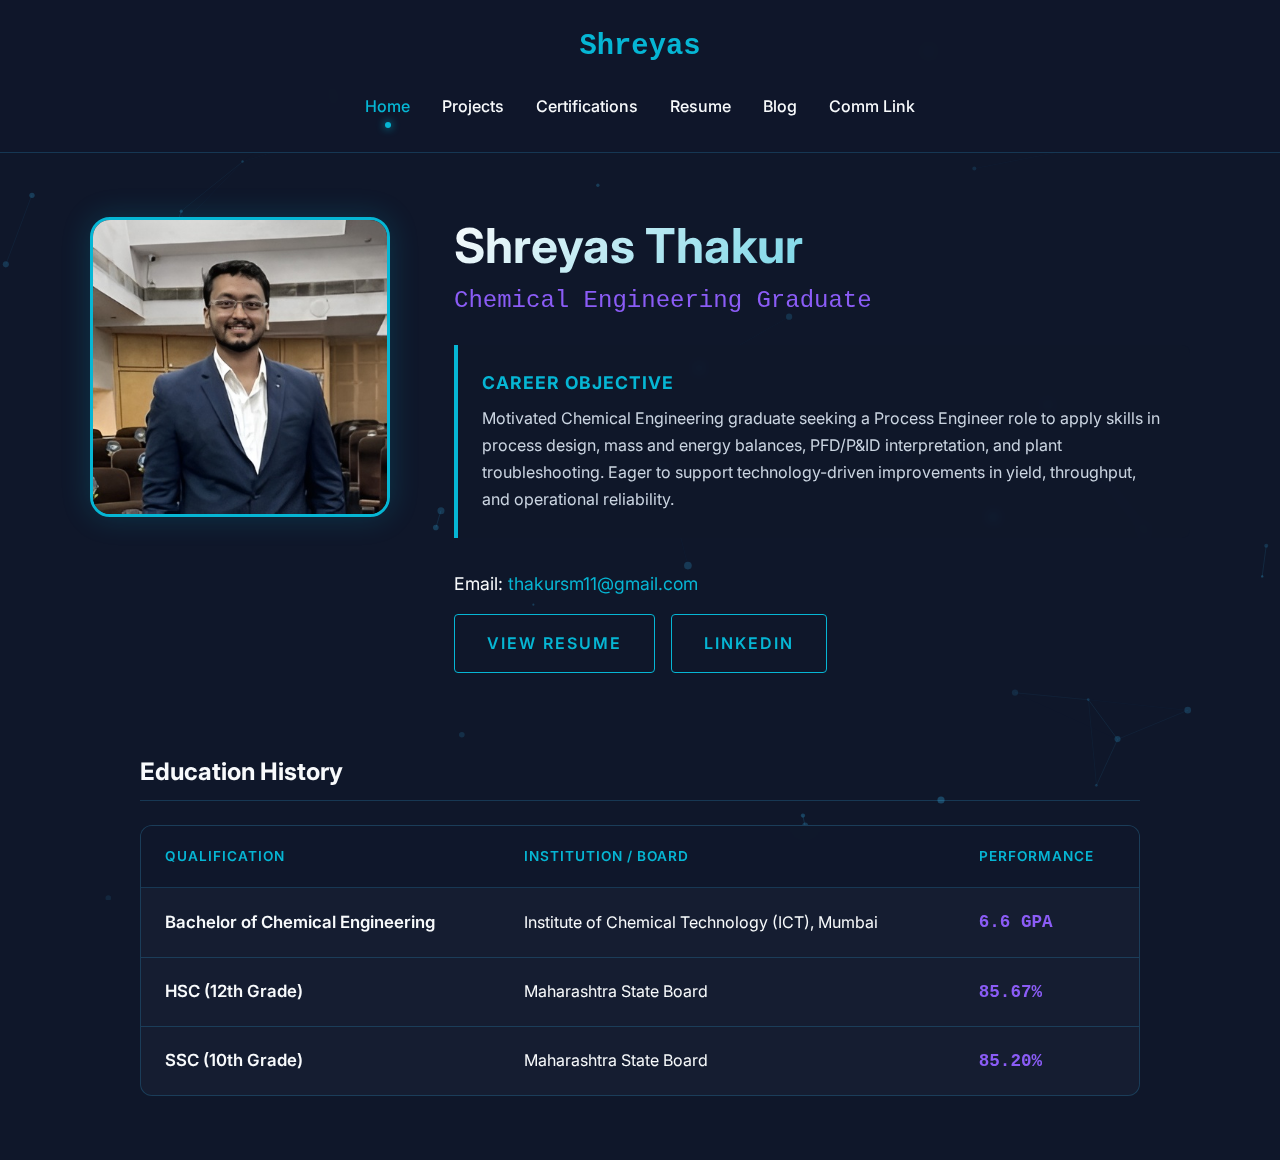
<file: index.html>
<!DOCTYPE html>
<html lang="en">

<head>
    <meta charset="UTF-8">
    <meta name="viewport" content="width=device-width, initial-scale=1.0">
    <title>Shreyas Thakur | Portfolio</title>
    <link rel="stylesheet" href="style.css">
    <link rel="preconnect" href="https://fonts.googleapis.com">
    <link rel="preconnect" href="https://fonts.gstatic.com" crossorigin>
    <link href="https://fonts.googleapis.com/css2?family=Inter:wght@400;500;700&display=swap" rel="stylesheet">
</head>

<body>
    <nav>
        <a href="index.html" class="logo">Shreyas</a>
        <div class="nav-links">
            <a href="#" data-target="home" class="nav-btn active">Home</a>
            <a href="#" data-target="projects" class="nav-btn">Projects</a>
            <a href="#" data-target="certificates" class="nav-btn">Certifications</a>
            <a href="#" data-target="resume" class="nav-btn">Resume</a>
            <a href="#" data-target="blog" class="nav-btn">Blog</a>
            <a href="contact.html">Comm Link</a>
        </div>
    </nav>

    <main>
        <section id="home" class="hero">
            <div class="hero-container">
                <div class="hero-image">
                    <!-- User to replace src with actual image -->
                    <img src="assets/img/profile.jpg" alt="Shreyas Thakur"
                        onerror="this.src='https://via.placeholder.com/300x300?text=Profile+Photo'">
                </div>
                <div class="hero-text">
                    <h1>Shreyas Thakur</h1>
                    <h2 class="professional-title">Chemical Engineering Graduate</h2>

                    <div class="career-aim">
                        <h3>Career Objective</h3>
                        <p>
                            Motivated Chemical Engineering graduate seeking a Process Engineer role to apply skills in
                            process design, mass and energy balances, PFD/P&ID interpretation, and plant
                            troubleshooting.
                            Eager to support technology-driven improvements in yield, throughput, and operational
                            reliability.
                        </p>
                    </div>

                    <div class="contact-info">
                        <p class="email-line">Email: <a href="mailto:thakursm11@gmail.com">thakursm11@gmail.com</a></p>
                        <div class="cta-group">
                            <a href="#resume" class="cta-button primary">View Resume</a>
                            <a href="https://www.linkedin.com/in/shreyas-thakur-771154228/" target="_blank"
                                class="cta-button secondary">LinkedIn</a>
                        </div>
                    </div>
                </div>
            </div>

            <div class="education-section">
                <h3 class="section-heading">Education History</h3>
                <div class="education-table-wrapper">
                    <table class="education-table">
                        <thead>
                            <tr>
                                <th>qualification</th>
                                <th>Institution / Board</th>
                                <th>Performance</th>
                            </tr>
                        </thead>
                        <tbody>
                            <tr>
                                <td class="degree">Bachelor of Chemical Engineering</td>
                                <td>Institute of Chemical Technology (ICT), Mumbai</td>
                                <td class="score">6.6 GPA</td>
                            </tr>
                            <tr>
                                <td class="degree">HSC (12th Grade)</td>
                                <td>Maharashtra State Board</td>
                                <td class="score">85.67%</td>
                            </tr>
                            <tr>
                                <td class="degree">SSC (10th Grade)</td>
                                <td>Maharashtra State Board</td>
                                <td class="score">85.20%</td>
                            </tr>
                        </tbody>
                    </table>
                </div>
            </div>
        </section>

        <!-- Projects Section -->
        <section id="projects" class="section">
            <h2 class="section-title">Engineering Projects</h2>
            <div class="project-grid">
                <div class="card project-card">
                    <h3>Double Pipe Heat Exchanger Design</h3>
                    <p>
                        Comprehensive iterative design tool for DPHX calculation.
                        Features include heat duty analysis, LMTD calculation,
                        area optimization, and pressure drop verification.
                    </p>
                    <div class="tech-stack">
                        <span>JavaScript</span><span>Process Design</span><span>Numerical Methods</span>
                    </div>
                    <a href="projects/dphx/index.html" class="cta-button secondary small">Launch Tool</a>
                </div>
                <div class="card project-card">
                    <h3>Shell & Tube Heat Exchanger Design</h3>
                    <p>
                        Rigorous design tool using the Kern Method. Features detailed shell-side analysis, baffle cut
                        optimization, and fluid allocation.
                    </p>
                    <div class="tech-stack">
                        <span>JavaScript</span><span>Kern Method</span><span>Unit Operations</span>
                    </div>
                    <a href="projects/sthx/index.html" class="cta-button secondary small">Launch Tool</a>
                </div>
                <div class="card project-card">
                    <h3>Distillation Tower Design</h3>
                    <p>
                        Binary fractionation design using McCabe-Thiele method.
                        Features interactive VLE graphing, stage-by-stage analysis,
                        and mechanical sizing.
                    </p>
                    <div class="tech-stack">
                        <span>JavaScript</span><span>Chart.js</span><span>Mass Transfer</span>
                    </div>
                    <a href="projects/distillation/index.html" class="cta-button secondary small">Launch Tool</a>
                </div>
                <div class="card project-card">
                    <h3>Multicomponent Distillation (FUG)</h3>
                    <p>
                        Shortcut design for complex mixtures using Fenske-Underwood-Gilliland method.
                        Calculates Min Stages, Rmin, and Feed Location for multi-component feeds.
                    </p>
                    <div class="tech-stack">
                        <span>JavaScript</span><span>FUG Method</span><span>Simulation</span>
                    </div>
                    <a href="projects/fug/index.html" class="cta-button secondary small">Launch Tool</a>
                </div>
                <div class="card project-card" style="border: 1px solid var(--secondary-color);">
                    <div
                        style="position:absolute; top:10px; right:10px; background:var(--secondary-color); color:#000; padding:2px 8px; border-radius:10px; font-size:0.7rem; font-weight:bold;">
                        AI Powered</div>
                    <h3>Smart PFD Generator</h3>
                    <p>
                        A generative AI tool that converts text descriptions into professional Process Flow Diagrams.
                        Input "Design an Ammonia Plant" and watch it build the flowchart.
                    </p>
                    <div class="tech-stack">
                        <span>Generative Logic</span><span>NLP Parsers</span><span>Mermaid.js</span>
                    </div>
                    <a href="projects/pfd/index.html" class="cta-button secondary small">Launch (Beta)</a>
                </div>
                <div class="card project-card" style="border: 1px solid #ef4444;">
                    <div
                        style="position:absolute; top:10px; right:10px; background:#ef4444; color:#fff; padding:2px 8px; border-radius:10px; font-size:0.7rem; font-weight:bold;">
                        Safety</div>
                    <h3>AI HAZOP Assistant</h3>
                    <p>
                        Automated Process Hazard Analysis (PHA) tool.
                        Generates deviations, causes, consequences, and safeguards based on nodes extracted from text.
                    </p>
                    <div class="tech-stack">
                        <span>Process Safety</span><span>Risk Analysis</span><span>Expert System</span>
                    </div>
                    <a href="projects/hazop/index.html" class="cta-button secondary small">Run Study</a>
                </div>
                <div class="card project-card">
                    <div
                        style="position:absolute; top:10px; right:10px; background:var(--primary-color); color:#000; padding:2px 8px; border-radius:10px; font-size:0.7rem; font-weight:bold;">
                        Reliability</div>
                    <h3>Predictive Maintenance AI</h3>
                    <p>
                        Condition monitoring dashboard for Pumps & Exchangers.
                        Uses time-series regression to forecast fouling and detect pump cavitation anomalies.
                    </p>
                    <div class="tech-stack">
                        <span>Time-Series</span><span>Forecasting</span><span>Chart.js</span>
                    </div>
                    <a href="projects/maintenance/index.html" class="cta-button secondary small">Launch Dashboard</a>
                </div>
                <div class="card project-card">
                    <div
                        style="position:absolute; top:10px; right:10px; background:#f59e0b; color:#000; padding:2px 8px; border-radius:10px; font-size:0.7rem; font-weight:bold;">
                        Mechanical</div>
                    <h3>Pressure Vessel Design AI</h3>
                    <p>
                        ASME Section VIII Div 1 Design Engine.
                        Automates sizing of shells and heads, estimates weight, and validates code compliance.
                    </p>
                    <div class="tech-stack">
                        <span>ASME Codes</span><span>Static Equipment</span><span>Cost Est.</span>
                    </div>
                    <a href="projects/mechanical/index.html" class="cta-button secondary small">Launch Engine</a>
                </div>
                <div class="card project-card">
                    <div
                        style="position:absolute; top:10px; right:10px; background:#8b5cf6; color:#fff; padding:2px 8px; border-radius:10px; font-size:0.7rem; font-weight:bold;">
                        Reaction Eng</div>
                    <h3>Reactor Design AI</h3>
                    <p>
                        Design engine for CSTR & PFR reactors.
                        Models Arrhenius kinetics, solves design equations numerically, and visualizes conversion
                        profiles using RK4 integration.
                    </p>
                    <div class="tech-stack">
                        <span>Kinetics</span><span>ODE Solver</span><span>Process Design</span>
                    </div>
                    <a href="projects/reactor/index.html" class="cta-button secondary small">Simulate</a>
                </div>
            </div>
        </section>

        <!-- Certificates / Experience Section -->
        <section id="certificates" class="section">
            <h2 class="section-title">Certifications & Training</h2>
            <div class="certificate-grid">
                <!-- Certificate 1 (Training) -->
                <div class="certificate-card card">
                    <div class="cert-icon">🏭</div>
                    <h3>In-Plant Trainee</h3>
                    <p class="issuer">Epigral Ltd., Dahej, Gujarat</p>
                    <span class="cert-date">Jun 2024 – Aug 2024</span>
                    <p style="font-size: 0.9rem; color: #cbd5e1; margin-top: 1rem;">
                        • Analyzed catalyst selectivity in H₂O₂ unit.<br>
                        • Investigated burner failures in HCl units.<br>
                        • Moisture-reduction study in ECH unit.
                    </p>
                    <div class="pdf-container">
                        <embed src="assets/doc/Internship.pdf" type="application/pdf" width="100%" height="250px" />
                    </div>
                </div>
                <!-- Certificate 2 -->
                <div class="certificate-card card">
                    <h3>Petroleum Refinery Engineering</h3>
                    <p class="issuer">Indian Institute of Chemical Engineers (IIChE)</p>
                    <span class="cert-date">Feb 2022 - April 2022</span>
                    <div class="pdf-container">
                        <embed src="assets/doc/iiche_cert.pdf" type="application/pdf" width="100%" height="250px" />
                    </div>
                </div>
                <!-- Certificate 3 -->
                <div class="certificate-card card">
                    <h3>Industrial Environment Pollution Management</h3>
                    <p class="issuer">Terra-green Technologies Pvt. Ltd.</p>
                    <span class="cert-date">Jun 2022 – Jul 2022</span>
                    <div class="pdf-container">
                        <embed src="assets/doc/terra_green_cert.pdf" type="application/pdf" width="100%"
                            height="250px" />
                    </div>
                </div>
                <!-- Certificate 4 (NPTEL) -->
                <div class="certificate-card card">
                    <h3>NPTEL Industrial IoT</h3>
                    <p class="issuer">NPTEL</p>
                    <span class="cert-date">Top 5% Score</span>
                    <div class="pdf-container">
                        <embed src="assets/doc/NPTL(1).pdf" type="application/pdf" width="100%" height="250px" />
                    </div>
                </div>
            </div>
        </section>

        <!-- Resume Section -->
        <section id="resume" class="section">
            <h2 class="section-title">Resume</h2>
            <div class="resume-container card">

                <!-- Objective -->
                <div class="resume-block">
                    <h3>Career Objective</h3>
                    <p>Motivated Chemical Engineering graduate seeking a Process Engineer role to apply skills in
                        process design, mass and energy balances, PFD/P&ID interpretation, and plant troubleshooting.
                        Eager to support technology-driven improvements in yield, throughput, and operational
                        reliability.</p>
                </div>

                <hr class="resume-divider">

                <!-- Training -->
                <div class="resume-block">
                    <h3>In-Plant Training</h3>
                    <div class="resume-item">
                        <h4>In-Plant Training — Hydrogen Peroxide, HCl & ECH Units</h4>
                        <p class="company">Epigral Ltd., Dahej, Gujarat | Jun 2024 – Aug 2024</p>
                        <ul class="resume-list">
                            <li>Analysed catalyst selectivity & deactivation issues in Hydrogen Peroxide unit.</li>
                            <li>Investigated burner failures in HCl synthesis units.</li>
                            <li>Performed moisture-reduction study in Epichlorohydrin purification.</li>
                            <li>Gained hands-on exposure to continuous plant operations via DCS.</li>
                            <li>Completed industrial safety & MoC exposure.</li>
                        </ul>
                    </div>
                </div>

                <hr class="resume-divider">

                <!-- Certifications -->
                <div class="resume-block">
                    <h3>Certification Courses</h3>
                    <div class="resume-item">
                        <h4>Intern - Indian Institute of Chemical Engineers</h4>
                        <p class="company">Feb 2022 - April 2022</p>
                        <p>Online Summer internship at IIChE on the topic "Petroleum Refinery Engineering"</p>
                    </div>
                    <div class="resume-item">
                        <h4>Intern - Terra-green Technologies Pvt. Ltd.</h4>
                        <p class="company">Jun 2022 – Jul 2022</p>
                        <p>Online Internship at Terra-Green on the topic "Industrial Environment Pollution Management"
                        </p>
                    </div>
                </div>

                <hr class="resume-divider">

                <!-- Responsibilities -->
                <div class="resume-block">
                    <h3>Positions of Responsibilities</h3>
                    <ul class="resume-list">
                        <li><strong>Creative Head</strong> – Bombay Technologist, ICT Mumbai (Nov 2022 – Sep 2023)</li>
                        <li><strong>Design Head</strong> – Savishkar ICT (2022-2023)</li>
                    </ul>
                </div>

                <hr class="resume-divider">

                <!-- Extra-Curricular -->
                <div class="resume-block">
                    <h3>Extra-Curicular</h3>
                    <ul class="resume-list">
                        <li>Top 5% in NPTL Industrial Internet of Thing Course</li>
                        <li>2nd Position in The Entrepreneur’s Blueprint conducted by Vortex 2022</li>
                    </ul>
                </div>

                <hr class="resume-divider">

                <!-- Skills -->
                <div class="resume-block">
                    <h3>Computer Knowledge</h3>
                    <p class="skills-text">MS Office - Excel, Word, Power Point, Power Bi<br>MATLAB, Python, ChemCAD,
                        DWSIM</p>
                </div>

            </div>
        </section>
        <!-- Blog Section -->
        <section id="blog" class="section" style="display:none;">
            <h2 class="section-title">Technical Engineering Blog</h2>
            <div class="blog-grid">
                <!-- Article 1 -->
                <div class="blog-card card">
                    <div>
                        <div class="blog-meta">Heat Transfer • Iterative Design</div>
                        <h3 class="blog-title">Designing Heat Exchangers in the Browser using JS</h3>
                        <p class="blog-excerpt">
                            How I ported standard Kern Method and TEMA standards into a client-side engine
                            to design Double Pipe and Shell & Tube exchangers without server-side processing.
                        </p>
                    </div>
                    <a href="blog/designing-heat-exchangers.html" class="read-more">Read Full Article &rarr;</a>
                </div>

                <!-- Article 2 -->
                <div class="blog-card card">
                    <div>
                        <div class="blog-meta">Process Safety • Expert Systems</div>
                        <h3 class="blog-title">Automating HAZOP with Rule-Based AI</h3>
                        <p class="blog-excerpt">
                            Building an intelligent assistant that parses natural language process descriptions
                            and applies industrial failure logic to identify risks and suggest safeguards.
                        </p>
                    </div>
                    <a href="blog/ai-driven-hazop.html" class="read-more">Read Full Article &rarr;</a>
                </div>

                <!-- Article 3 -->
                <div class="blog-card card">
                    <div>
                        <div class="blog-meta">Reliability • Data Science</div>
                        <h3 class="blog-title">Predictive Maintenance: Simulation to Forecasts</h3>
                        <p class="blog-excerpt">
                            Implementing a digital twin for pumps and exchangers using stochastic
                            simulation to generate degradation data and linear regression for RUL prediction.
                        </p>
                    </div>
                    <a href="blog/predictive-maintenance.html" class="read-more">Read Full Article &rarr;</a>
                </div>
            </div>
        </section>
    </main>
    <script src="script.js"></script>
</body>

</html>
</file>
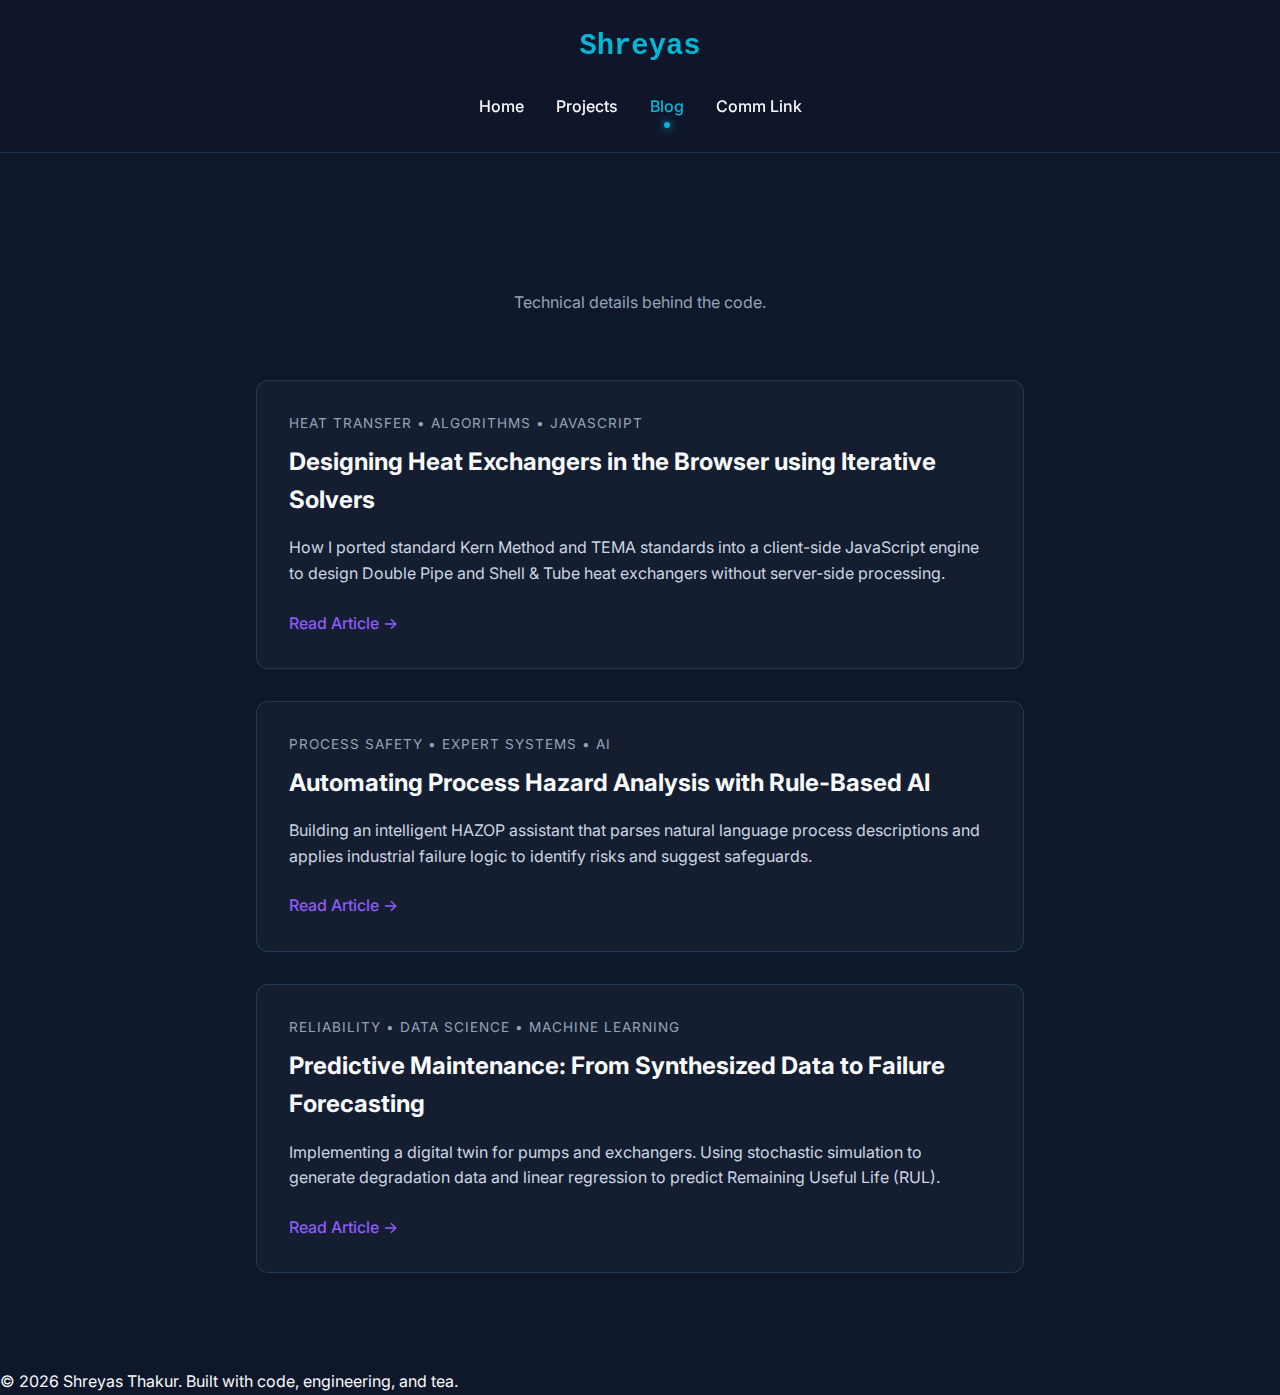
<file: blog/index.html>
<!DOCTYPE html>
<html lang="en">

<head>
    <meta charset="UTF-8">
    <meta name="viewport" content="width=device-width, initial-scale=1.0">
    <title>Technical Blog | Shreyas Thakur</title>
    <link rel="preconnect" href="https://fonts.googleapis.com">
    <link rel="preconnect" href="https://fonts.gstatic.com" crossorigin>
    <link
        href="https://fonts.googleapis.com/css2?family=Inter:wght@400;500;600;700&family=Merriweather:ital,wght@0,300;0,400;0,700;1,400&display=swap"
        rel="stylesheet">
    <link rel="stylesheet" href="../style.css">

    <style>
        .blog-container {
            max-width: 800px;
            margin: 0 auto;
            padding: 4rem 1rem;
        }

        .blog-header {
            margin-bottom: 4rem;
            text-align: center;
        }

        .blog-header h1 {
            font-size: 3rem;
            background: var(--gradient-text);
            -webkit-background-clip: text;
            -webkit-text-fill-color: transparent;
            margin-bottom: 1rem;
        }

        .article-card {
            background: rgba(30, 41, 59, 0.4);
            border: 1px solid var(--glass-border);
            border-radius: 12px;
            padding: 2rem;
            margin-bottom: 2rem;
            transition: transform 0.2s, background 0.2s;
        }

        .article-card:hover {
            transform: translateY(-2px);
            background: rgba(30, 41, 59, 0.6);
            border-color: var(--secondary-color);
        }

        .article-meta {
            font-size: 0.85rem;
            color: #94a3b8;
            margin-bottom: 0.5rem;
            text-transform: uppercase;
            letter-spacing: 1px;
        }

        .article-title {
            font-size: 1.5rem;
            margin-bottom: 1rem;
            color: var(--text-color);
        }

        .article-summary {
            color: #cbd5e1;
            line-height: 1.6;
            margin-bottom: 1.5rem;
        }

        .read-link {
            color: var(--secondary-color);
            text-decoration: none;
            font-weight: 500;
        }

        .read-link:hover {
            text-decoration: underline;
        }
    </style>
</head>

<body>
    <nav>
        <a href="../index.html" class="logo">Shreyas</a>
        <div class="nav-links">
            <a href="../index.html">Home</a>
            <a href="../index.html#projects">Projects</a>
            <a href="index.html" class="active">Blog</a>
            <a href="../contact.html">Comm Link</a>
        </div>
    </nav>

    <main class="blog-container">
        <header class="blog-header">
            <h1>Engineering Notes</h1>
            <p style="color:#94a3b8;">Technical details behind the code.</p>
        </header>

        <!-- Article 1 -->
        <article class="article-card">
            <div class="article-meta">Heat Transfer • Algorithms • JavaScript</div>
            <h2 class="article-title">Designing Heat Exchangers in the Browser using Iterative Solvers</h2>
            <p class="article-summary">
                How I ported standard Kern Method and TEMA standards into a client-side JavaScript engine to design
                Double Pipe and Shell & Tube heat exchangers without server-side processing.
            </p>
            <a href="designing-heat-exchangers.html" class="read-link">Read Article &rarr;</a>
        </article>

        <!-- Article 2 -->
        <article class="article-card">
            <div class="article-meta">Process Safety • Expert Systems • AI</div>
            <h2 class="article-title">Automating Process Hazard Analysis with Rule-Based AI</h2>
            <p class="article-summary">
                Building an intelligent HAZOP assistant that parses natural language process descriptions and applies
                industrial failure logic to identify risks and suggest safeguards.
            </p>
            <a href="ai-driven-hazop.html" class="read-link">Read Article &rarr;</a>
        </article>

        <!-- Article 3 -->
        <article class="article-card">
            <div class="article-meta">Reliability • Data Science • Machine Learning</div>
            <h2 class="article-title">Predictive Maintenance: From Synthesized Data to Failure Forecasting</h2>
            <p class="article-summary">
                Implementing a digital twin for pumps and exchangers. Using stochastic simulation to generate
                degradation data and linear regression to predict Remaining Useful Life (RUL).
            </p>
            <a href="predictive-maintenance.html" class="read-link">Read Article &rarr;</a>
        </article>

    </main>

    <footer>
        <p>&copy; 2026 Shreyas Thakur. Built with code, engineering, and tea.</p>
    </footer>
</body>

</html>
</file>
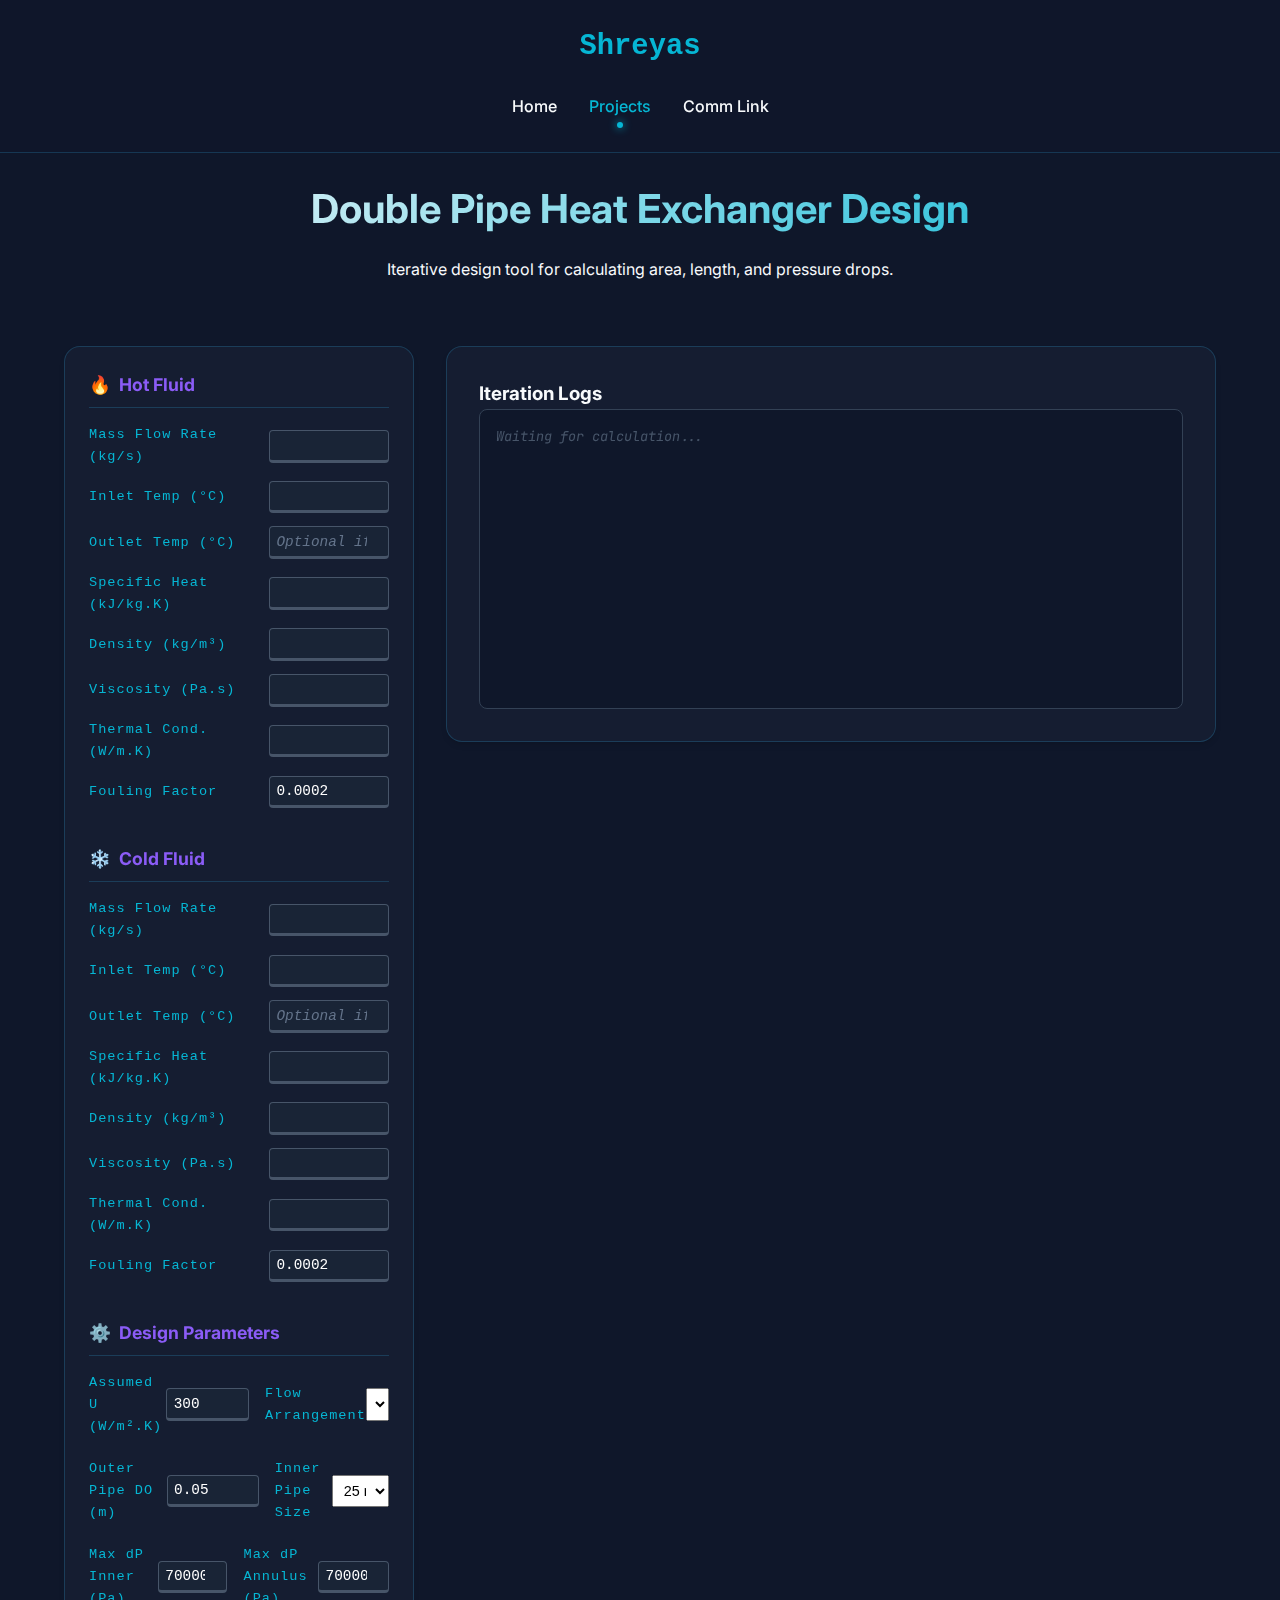
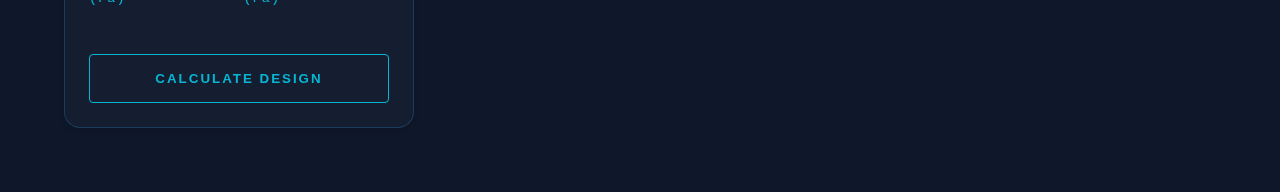
<file: projects/dphx/index.html>
<!DOCTYPE html>
<html lang="en">

<head>
    <meta charset="UTF-8">
    <meta name="viewport" content="width=device-width, initial-scale=1.0">
    <title>Double Pipe Heat Exchanger Design | Shreyas Thakur</title>
    <link rel="preconnect" href="https://fonts.googleapis.com">
    <link rel="preconnect" href="https://fonts.gstatic.com" crossorigin>
    <link
        href="https://fonts.googleapis.com/css2?family=Inter:wght@400;500;700&family=JetBrains+Mono:wght@400;500&display=swap"
        rel="stylesheet">
    <link rel="stylesheet" href="../../style.css">
    <link rel="stylesheet" href="style.css">
</head>

<body>
    <nav>
        <a href="../../index.html" class="logo">Shreyas</a>
        <div class="nav-links">
            <a href="../../index.html">Home</a>
            <a href="../../index.html#projects" class="active">Projects</a>
            <a href="../../contact.html">Comm Link</a>
        </div>
    </nav>

    <main class="project-container">
        <header class="project-header">
            <h1>Double Pipe Heat Exchanger Design</h1>
            <p>Iterative design tool for calculating area, length, and pressure drops.</p>
        </header>

        <div class="calc-grid">
            <!-- INPUTS -->
            <form id="designForm" class="input-panel card">

                <div class="input-group">
                    <h3><span class="icon">🔥</span> Hot Fluid</h3>
                    <label>Mass Flow Rate (kg/s) <input type="number" step="any" name="m_h" required></label>
                    <label>Inlet Temp (°C) <input type="number" step="any" name="T_h_in" required></label>
                    <label>Outlet Temp (°C) <input type="number" step="any" name="T_h_out"
                            placeholder="Optional if Cold Out is known"></label>
                    <label>Specific Heat (kJ/kg.K) <input type="number" step="any" name="Cp_h" required></label>
                    <label>Density (kg/m³) <input type="number" step="any" name="rho_h" required></label>
                    <label>Viscosity (Pa.s) <input type="number" step="any" name="mu_h" required></label>
                    <label>Thermal Cond. (W/m.K) <input type="number" step="any" name="k_h" required></label>
                    <label>Fouling Factor <input type="number" step="any" name="Rf_h" value="0.0002"></label>
                </div>

                <div class="input-group">
                    <h3><span class="icon">❄️</span> Cold Fluid</h3>
                    <label>Mass Flow Rate (kg/s) <input type="number" step="any" name="m_c" required></label>
                    <label>Inlet Temp (°C) <input type="number" step="any" name="T_c_in" required></label>
                    <label>Outlet Temp (°C) <input type="number" step="any" name="T_c_out"
                            placeholder="Optional if Hot Out is known"></label>
                    <label>Specific Heat (kJ/kg.K) <input type="number" step="any" name="Cp_c" required></label>
                    <label>Density (kg/m³) <input type="number" step="any" name="rho_c" required></label>
                    <label>Viscosity (Pa.s) <input type="number" step="any" name="mu_c" required></label>
                    <label>Thermal Cond. (W/m.K) <input type="number" step="any" name="k_c" required></label>
                    <label>Fouling Factor <input type="number" step="any" name="Rf_c" value="0.0002"></label>
                </div>

                <div class="input-group full-width">
                    <h3><span class="icon">⚙️</span> Design Parameters</h3>
                    <div class="row">
                        <label>Assumed U (W/m².K) <input type="number" step="any" name="U_assumed" value="300"
                                required></label>
                        <label>Flow Arrangement
                            <select name="flow_type">
                                <option value="1">Counter-Current</option>
                                <option value="2">Co-Current</option>
                            </select>
                        </label>
                    </div>
                    <div class="row">
                        <label>Outer Pipe DO (m) <input type="number" step="any" name="D_o" value="0.05"
                                required></label>
                        <label>Inner Pipe Size
                            <select name="pipe_size_idx">
                                <option value="1">19 mm OD</option>
                                <option value="2" selected>25 mm OD</option>
                                <option value="3">32 mm OD</option>
                                <option value="4">38 mm OD</option>
                            </select>
                        </label>
                    </div>
                    <div class="row">
                        <label>Max dP Inner (Pa) <input type="number" step="any" name="allowable_dp_inner"
                                value="70000"></label>
                        <label>Max dP Annulus (Pa) <input type="number" step="any" name="allowable_dp_ann"
                                value="70000"></label>
                    </div>
                </div>

                <button type="submit" class="cta-button primary full-width">Calculate Design</button>
            </form>

            <!-- OUTPUTS -->
            <div class="output-panel">
                <div id="results" class="card result-card hidden">
                    <h3>Results Summary</h3>
                    <div class="result-grid">
                        <div class="result-item">
                            <span>Heat Duty (Q)</span>
                            <strong id="res-Q">-</strong>
                        </div>
                        <div class="result-item">
                            <span>Area Required</span>
                            <strong id="res-Area">-</strong>
                        </div>
                        <div class="result-item">
                            <span>Length Required</span>
                            <strong id="res-Length">-</strong>
                        </div>
                        <div class="result-item">
                            <span>LMTD</span>
                            <strong id="res-LMTD">-</strong>
                        </div>
                        <div class="result-item">
                            <span>Final U</span>
                            <strong id="res-U">-</strong>
                        </div>
                        <div class="result-item">
                            <span>Inner dP</span>
                            <strong id="res-dP-in">-</strong>
                        </div>
                        <div class="result-item">
                            <span>Annulus dP</span>
                            <strong id="res-dP-out">-</strong>
                        </div>
                    </div>

                    <div class="status-badges">
                        <span id="u-status" class="badge">Checking U...</span>
                        <span id="dp-status" class="badge">Checking dP...</span>
                    </div>
                </div>

                <div class="card log-card">
                    <h3>Iteration Logs</h3>
                    <div id="logs" class="log-console">
                        <p class="placeholder">Waiting for calculation...</p>
                    </div>
                </div>
            </div>
        </div>
    </main>

    <script src="script.js"></script>
    <script>
        document.getElementById('designForm').addEventListener('submit', function (e) {
            e.preventDefault();

            const formData = new FormData(e.target);
            const data = Object.fromEntries(formData.entries());

            // Clear previous logs
            const logContainer = document.getElementById('logs');
            logContainer.innerHTML = '';

            // Run Calculation
            const result = calculateDPHX(data);

            // Show Results
            const resCard = document.getElementById('results');
            resCard.classList.remove('hidden');

            if (result.error) {
                logContainer.innerHTML = `<p class="error">${result.error}</p>`;
                return;
            }

            // Populate Results
            document.getElementById('res-Q').textContent = (result.Q / 1000).toFixed(2) + " kW";
            document.getElementById('res-Area').textContent = result.A_required.toFixed(2) + " m²";
            document.getElementById('res-Length').textContent = result.L_required.toFixed(2) + " m";
            document.getElementById('res-LMTD').textContent = result.LMTD.toFixed(2) + " °C";
            document.getElementById('res-U').textContent = result.U_calculated.toFixed(1) + " W/m².K";
            document.getElementById('res-dP-in').textContent = result.deltaP_inner.toFixed(0) + " Pa";
            document.getElementById('res-dP-out').textContent = result.deltaP_annulus.toFixed(0) + " Pa";

            // Status Badges
            const uBadge = document.getElementById('u-status');
            uBadge.textContent = result.U_valid ? "U Converged ✅" : "U Failed ❌";
            uBadge.className = result.U_valid ? "badge success" : "badge error";

            const dpBadge = document.getElementById('dp-status');
            dpBadge.textContent = result.dp_valid ? "Pressure Drop OK ✅" : "Pressure Drop High ⚠️";
            dpBadge.className = result.dp_valid ? "badge success" : "badge warning";

            // Logs
            result.logs.forEach(log => {
                const p = document.createElement('p');
                p.textContent = "> " + log;
                logContainer.appendChild(p);
            });
        });
    </script>
</body>

</html>
</file>
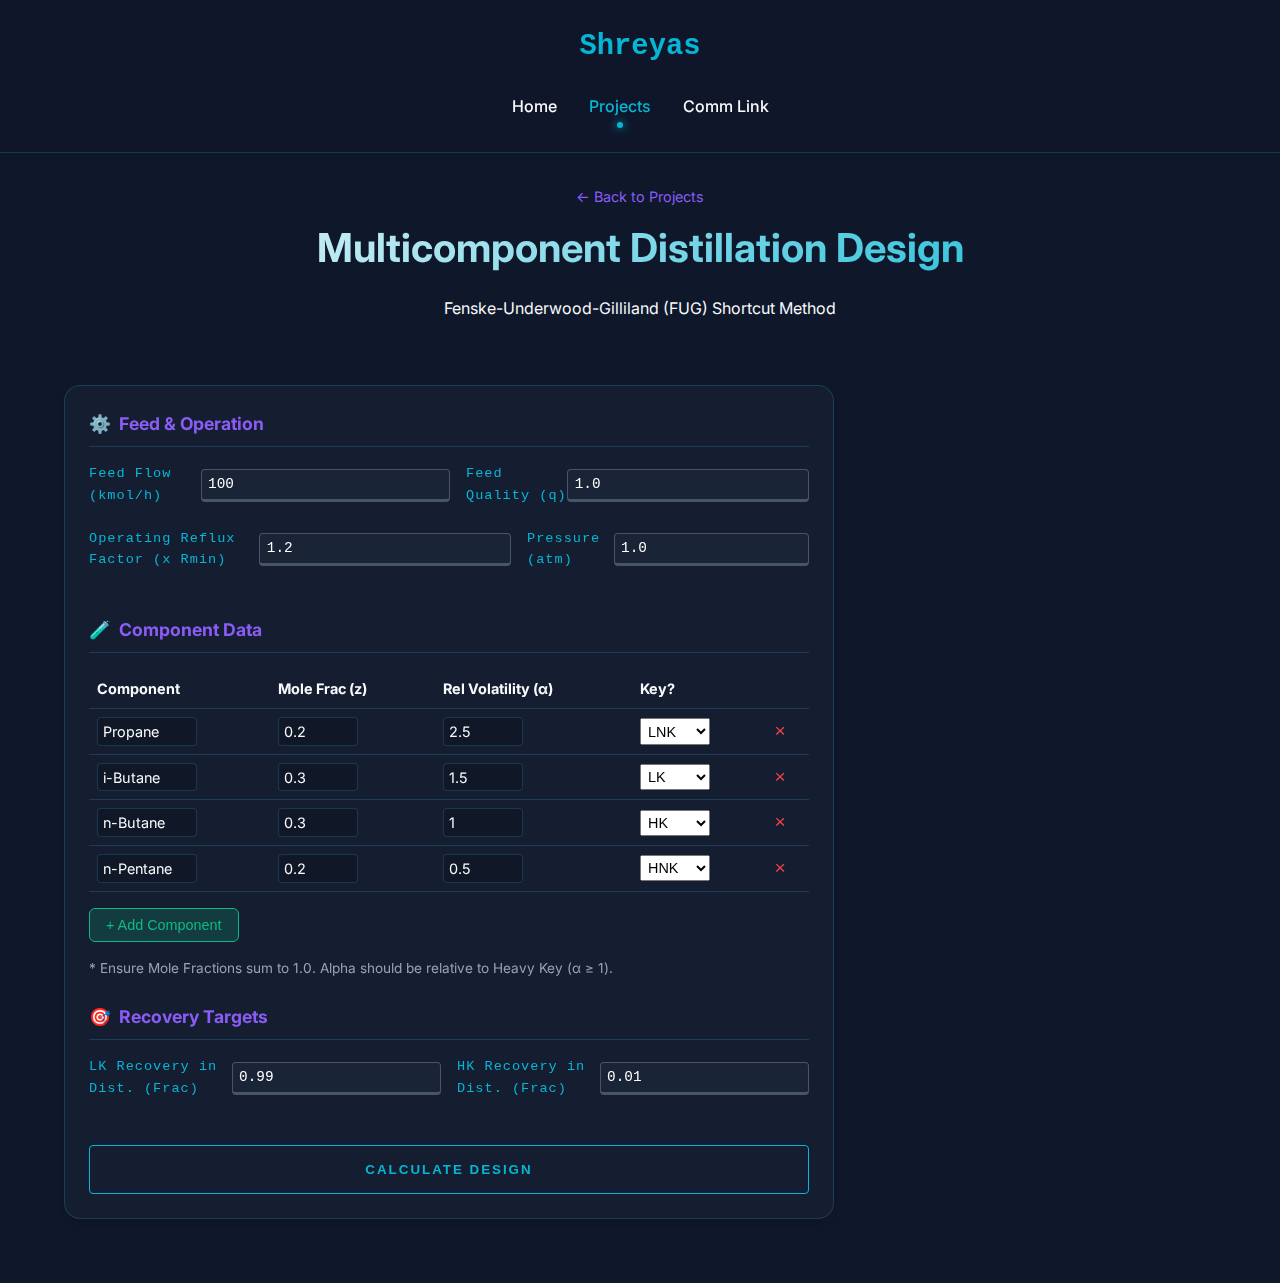
<file: projects/fug/index.html>
<!DOCTYPE html>
<html lang="en">

<head>
    <meta charset="UTF-8">
    <meta name="viewport" content="width=device-width, initial-scale=1.0">
    <title>FUG Multicomponent Distillation | Shreyas Thakur</title>
    <link rel="preconnect" href="https://fonts.googleapis.com">
    <link rel="preconnect" href="https://fonts.gstatic.com" crossorigin>
    <link
        href="https://fonts.googleapis.com/css2?family=Inter:wght@400;500;600;700&family=JetBrains+Mono:wght@400;500&display=swap"
        rel="stylesheet">
    <link rel="stylesheet" href="../../style.css">
    <link rel="stylesheet" href="../dphx/style.css">
    <style>
        .comp-table {
            width: 100%;
            border-collapse: collapse;
            margin-top: 1rem;
            font-size: 0.9rem;
        }

        .comp-table th,
        .comp-table td {
            text-align: left;
            padding: 0.5rem;
            border-bottom: 1px solid var(--glass-border);
        }

        .comp-table input {
            width: 80px;
            padding: 0.3rem;
            background: rgba(0, 0, 0, 0.2);
            border: 1px solid var(--glass-border);
            color: var(--text-color);
            border-radius: 4px;
        }

        .action-btn {
            background: none;
            border: none;
            cursor: pointer;
            font-size: 1.2rem;
            color: #ef4444;
        }

        .add-btn {
            margin-top: 1rem;
            background: rgba(16, 185, 129, 0.2);
            color: #10b981;
            border: 1px solid #10b981;
            padding: 0.5rem 1rem;
            border-radius: 6px;
            cursor: pointer;
            font-size: 0.9rem;
        }
    </style>
</head>

<body>
    <nav>
        <a href="../../index.html" class="logo">Shreyas</a>
        <div class="nav-links">
            <a href="../../index.html">Home</a>
            <a href="../../index.html#projects" class="active">Projects</a>
            <a href="../../contact.html">Comm Link</a>
        </div>
    </nav>

    <main class="project-container">
        <header class="project-header">
            <div style="margin-bottom: 1rem; font-size: 0.9rem;">
                <a href="../../index.html#projects" style="color: var(--secondary-color); text-decoration: none;">&larr;
                    Back to Projects</a>
            </div>
            <h1>Multicomponent Distillation Design</h1>
            <p>Fenske-Underwood-Gilliland (FUG) Shortcut Method</p>
        </header>

        <div class="calc-grid" style="grid-template-columns: 1fr 350px;">
            <!-- INPUTS -->
            <form id="fugForm" class="input-panel card">

                <!-- General Specs -->
                <div class="input-group full-width">
                    <h3><span class="icon">⚙️</span> Feed & Operation</h3>
                    <div class="row">
                        <label>Feed Flow (kmol/h) <input type="number" step="any" name="F" value="100" required></label>
                        <label>Feed Quality (q) <input type="number" step="any" name="q" value="1.0" required></label>
                    </div>
                    <div class="row">
                        <label>Operating Reflux Factor (x Rmin) <input type="number" step="0.1" name="R_factor"
                                value="1.2" required></label>
                        <label>Pressure (atm) <input type="number" step="any" name="pressure" value="1.0"></label>
                    </div>
                </div>

                <!-- Components -->
                <div class="input-group full-width">
                    <h3><span class="icon">🧪</span> Component Data</h3>
                    <table class="comp-table" id="compTable">
                        <thead>
                            <tr>
                                <th>Component</th>
                                <th>Mole Frac (z)</th>
                                <th>Rel Volatility (α)</th>
                                <th>Key?</th>
                                <th></th>
                            </tr>
                        </thead>
                        <tbody>
                            <!-- Dynamic Rows -->
                        </tbody>
                    </table>
                    <button type="button" class="add-btn" onclick="addComponent()">+ Add Component</button>
                    <div style="margin-top:1rem; font-size:0.85rem; color:#94a3b8;">
                        * Ensure Mole Fractions sum to 1.0. Alpha should be relative to Heavy Key (α ≥ 1).
                    </div>
                </div>

                <!-- Splits -->
                <div class="input-group full-width">
                    <h3><span class="icon">🎯</span> Recovery Targets</h3>
                    <div class="row">
                        <label>LK Recovery in Dist. (Frac) <input type="number" step="0.001" name="recovery_LK"
                                value="0.99" max="1"></label>
                        <label>HK Recovery in Dist. (Frac) <input type="number" step="0.001" name="recovery_HK"
                                value="0.01" max="1"></label>
                    </div>
                </div>

                <button type="submit" class="cta-button primary full-width">Calculate Design</button>
            </form>

            <!-- OUTPUTS -->
            <div class="output-panel">
                <div id="results" class="card result-card hidden">
                    <h3>Design Results</h3>

                    <div class="result-grid">
                        <div class="result-item"><span>Min Stages (Nmin)</span><strong id="res-Nmin">-</strong></div>
                        <div class="result-item"><span>Min Reflux (Rmin)</span><strong id="res-Rmin">-</strong></div>
                        <div class="result-item"><span>Theoretical Stages</span><strong id="res-Ntheo">-</strong></div>
                        <div class="result-item"><span>Op. Reflux Ratio</span><strong id="res-Rop">-</strong></div>
                    </div>

                    <h4>Configuration</h4>
                    <div class="result-grid" style="grid-template-columns: 1fr 1fr;">
                        <div class="result-item"><span>Feed Stage</span><strong id="res-Feed">-</strong></div>
                        <div class="result-item"><span>Height (m)</span><strong id="res-H">-</strong></div>
                        <div class="result-item"><span>Rectifying Stages</span><strong id="res-Nr">-</strong></div>
                        <div class="result-item"><span>Stripping Stages</span><strong id="res-Ns">-</strong></div>
                    </div>

                    <h4>Material Balance</h4>
                    <table class="tech-table">
                        <thead>
                            <tr>
                                <th>Comp</th>
                                <th>Distillate (D)</th>
                                <th>Bottoms (B)</th>
                            </tr>
                        </thead>
                        <tbody id="res-table-body">
                            <!-- JS populated -->
                        </tbody>
                    </table>
                    <div style="margin-top:1rem; text-align:right;">
                        <span style="color:#cbd5e1; font-size:0.9rem;">Total D: <strong id="res-D-total"
                                style="color:var(--primary-color)">-</strong></span><br>
                        <span style="color:#cbd5e1; font-size:0.9rem;">Total B: <strong id="res-B-total"
                                style="color:var(--primary-color)">-</strong></span>
                    </div>

                </div>
            </div>
        </div>
    </main>

    <script src="script.js"></script>
    <script>
        const DEFAULTS = [
            { name: "Propane", z: 0.20, alpha: 2.5, type: "LNK" },
            { name: "i-Butane", z: 0.30, alpha: 1.5, type: "LK" },
            { name: "n-Butane", z: 0.30, alpha: 1.0, type: "HK" },
            { name: "n-Pentane", z: 0.20, alpha: 0.5, type: "HNK" }
        ];

        function renderTable() {
            const tbody = document.querySelector('#compTable tbody');
            tbody.innerHTML = '';
            DEFAULTS.forEach((c, i) => {
                const tr = document.createElement('tr');
                tr.innerHTML = `
                    <td><input type="text" name="name_${i}" value="${c.name}" style="width:100px;"></td>
                    <td><input type="number" step="0.01" name="z_${i}" value="${c.z}"></td>
                    <td><input type="number" step="0.01" name="alpha_${i}" value="${c.alpha}"></td>
                    <td>
                        <select name="type_${i}" style="width:70px; padding:0.2rem;">
                            <option value="LNK" ${c.type == 'LNK' ? 'selected' : ''}>LNK</option>
                            <option value="LK" ${c.type == 'LK' ? 'selected' : ''}>LK</option>
                            <option value="HK" ${c.type == 'HK' ? 'selected' : ''}>HK</option>
                            <option value="HNK" ${c.type == 'HNK' ? 'selected' : ''}>HNK</option>
                        </select>
                    </td>
                    <td><button type="button" class="action-btn" onclick="removeComp(${i})">&times;</button></td>
                `;
                tbody.appendChild(tr);
            });
        }

        function addComponent() {
            DEFAULTS.push({ name: "New", z: 0.1, alpha: 1.0, type: "HNK" });
            renderTable();
        }

        function removeComp(i) {
            if (DEFAULTS.length <= 2) return;
            DEFAULTS.splice(i, 1);
            renderTable();
        }

        document.getElementById('fugForm').addEventListener('submit', (e) => {
            e.preventDefault();
            const formData = new FormData(e.target);

            // Construct Component List
            const components = [];
            const rows = document.querySelectorAll('#compTable tbody tr');
            rows.forEach((r, i) => {
                components.push({
                    name: formData.get(`name_${i}`),
                    z: parseFloat(formData.get(`z_${i}`)),
                    alpha: parseFloat(formData.get(`alpha_${i}`)),
                    type: formData.get(`type_${i}`)
                });
            });

            // Check Sum z
            const sumZ = components.reduce((a, b) => a + b.z, 0);
            if (Math.abs(sumZ - 1.0) > 0.05) {
                alert(`Warning: Mole fractions sum to ${sumZ.toFixed(2)}, not 1.0`);
            }

            const inputs = {
                F: parseFloat(formData.get('F')),
                q: parseFloat(formData.get('q')),
                R_factor: parseFloat(formData.get('R_factor')),
                pressure: parseFloat(formData.get('pressure')),
                recovery_LK: parseFloat(formData.get('recovery_LK')),
                recovery_HK: parseFloat(formData.get('recovery_HK')),
                components: components
            };

            try {
                const fug = new FUGDesign(inputs);

                // Show Results
                document.getElementById('results').classList.remove('hidden');

                document.getElementById('res-Nmin').textContent = fug.results.N_min.toFixed(1);
                document.getElementById('res-Rmin').textContent = fug.results.R_min.toFixed(2);
                document.getElementById('res-Ntheo').textContent = fug.results.N_theo.toFixed(1);
                document.getElementById('res-Rop').textContent = fug.results.R_op.toFixed(2);

                document.getElementById('res-Feed').textContent = fug.results.FeedStage.toFixed(0);
                document.getElementById('res-H').textContent = fug.results.Height.toFixed(1);
                document.getElementById('res-Nr').textContent = fug.results.N_rect.toFixed(1);
                document.getElementById('res-Ns').textContent = fug.results.N_strip.toFixed(1);

                // Table
                const tbody = document.getElementById('res-table-body');
                tbody.innerHTML = '';
                fug.components.forEach(c => {
                    const row = document.createElement('tr');
                    row.innerHTML = `
                        <td>${c.name}</td>
                        <td>${c.d.toFixed(2)} (${(c.xD * 100).toFixed(1)}%)</td>
                        <td>${c.b.toFixed(2)} (${(c.xB * 100).toFixed(1)}%)</td>
                    `;
                    tbody.appendChild(row);
                });

                document.getElementById('res-D-total').textContent = fug.D.toFixed(1);
                document.getElementById('res-B-total').textContent = fug.B.toFixed(1);

            } catch (err) {
                console.error(err);
                alert("Calculation Error: " + err.message);
            }
        });

        // Init
        renderTable();
    </script>
</body>

</html>
</file>
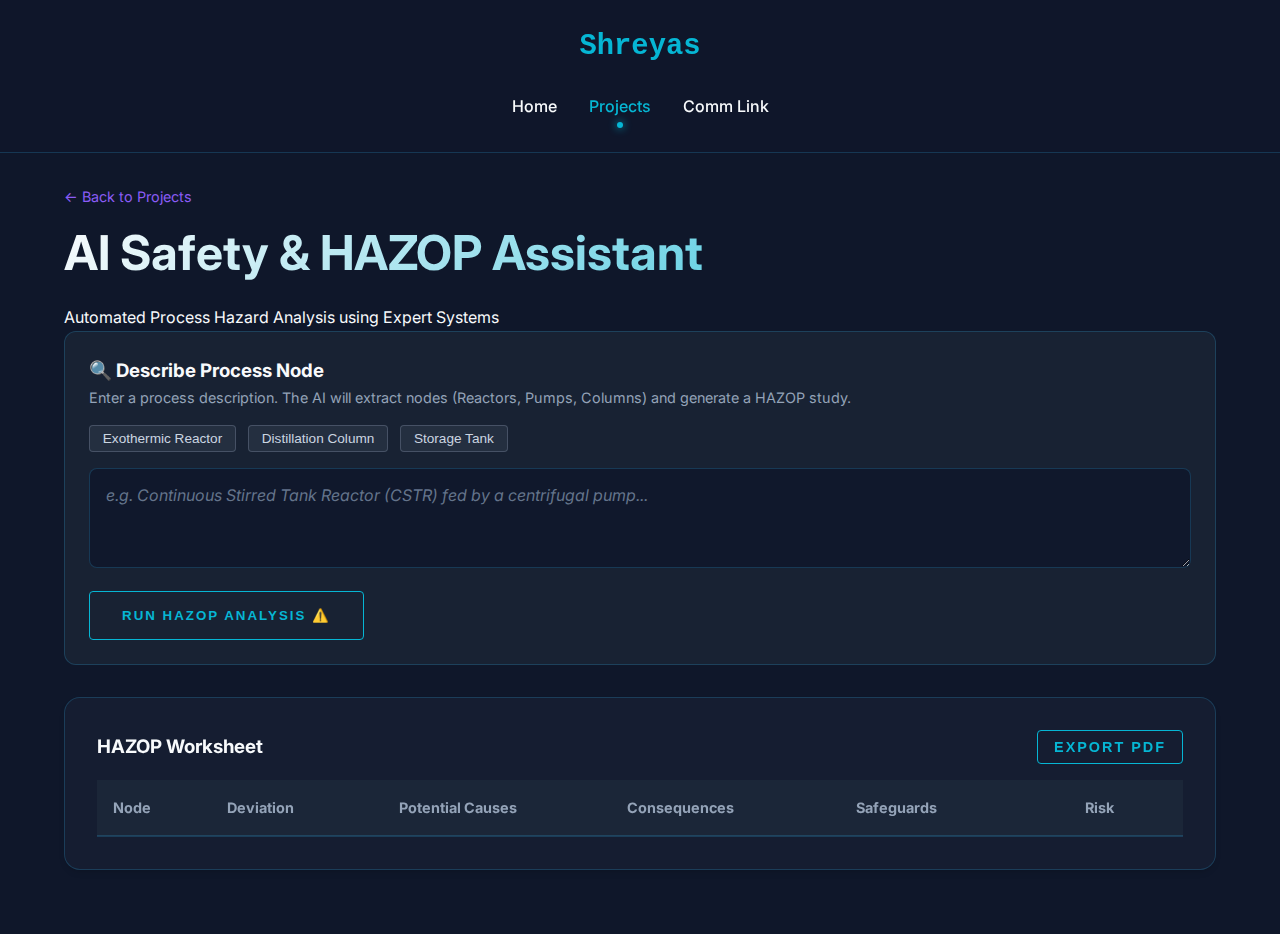
<file: projects/hazop/index.html>
<!DOCTYPE html>
<html lang="en">

<head>
    <meta charset="UTF-8">
    <meta name="viewport" content="width=device-width, initial-scale=1.0">
    <title>AI HAZOP Assistant | Shreyas Thakur</title>
    <link rel="preconnect" href="https://fonts.googleapis.com">
    <link rel="preconnect" href="https://fonts.gstatic.com" crossorigin>
    <link
        href="https://fonts.googleapis.com/css2?family=Inter:wght@400;500;600;700&family=JetBrains+Mono:wght@400;500&display=swap"
        rel="stylesheet">
    <link rel="stylesheet" href="../../style.css">

    <style>
        .hazop-container {
            max-width: 1400px;
            margin: 0 auto;
            padding: 2rem 5%;
        }

        .risk-badge {
            padding: 0.2rem 0.6rem;
            border-radius: 4px;
            font-weight: 600;
            font-size: 0.8rem;
            text-transform: uppercase;
        }

        .risk-high {
            background: rgba(239, 68, 68, 0.2);
            color: #ef4444;
            border: 1px solid #ef4444;
        }

        .risk-medium {
            background: rgba(245, 158, 11, 0.2);
            color: #f59e0b;
            border: 1px solid #f59e0b;
        }

        .risk-low {
            background: rgba(16, 185, 129, 0.2);
            color: #10b981;
            border: 1px solid #10b981;
        }

        .worksheet-table {
            width: 100%;
            border-collapse: collapse;
            font-size: 0.9rem;
            margin-top: 1rem;
        }

        .worksheet-table th {
            background: rgba(30, 41, 59, 0.8);
            text-align: left;
            padding: 1rem;
            border-bottom: 2px solid var(--glass-border);
            color: #94a3b8;
        }

        .worksheet-table td {
            padding: 0.8rem 1rem;
            border-bottom: 1px solid var(--glass-border);
            vertical-align: top;
            color: var(--text-color);
        }

        .node-row {
            background: rgba(56, 189, 248, 0.05);
            font-weight: bold;
        }

        .input-section {
            background: rgba(30, 41, 59, 0.6);
            border: 1px solid var(--glass-border);
            border-radius: 12px;
            padding: 1.5rem;
            margin-bottom: 2rem;
        }

        .sample-btn {
            background: rgba(148, 163, 184, 0.1);
            border: 1px solid rgba(148, 163, 184, 0.3);
            color: #cbd5e1;
            padding: 0.3rem 0.8rem;
            border-radius: 4px;
            cursor: pointer;
            font-size: 0.85rem;
            margin-right: 0.5rem;
        }

        .sample-btn:hover {
            background: rgba(148, 163, 184, 0.2);
        }
    </style>
</head>

<body>
    <nav>
        <a href="../../index.html" class="logo">Shreyas</a>
        <div class="nav-links">
            <a href="../../index.html">Home</a>
            <a href="../../index.html#projects" class="active">Projects</a>
            <a href="../../contact.html">Comm Link</a>
        </div>
    </nav>

    <main class="hazop-container">
        <header class="project-header">
            <div style="margin-bottom: 1rem; font-size: 0.9rem;">
                <a href="../../index.html#projects" style="color: var(--secondary-color); text-decoration: none;">&larr;
                    Back to Projects</a>
            </div>
            <h1>AI Safety & HAZOP Assistant</h1>
            <p>Automated Process Hazard Analysis using Expert Systems</p>
        </header>

        <!-- Input -->
        <div class="input-section">
            <h3><span class="icon">🔍</span> Describe Process Node</h3>
            <p style="color:#94a3b8; margin-bottom:1rem; font-size:0.9rem;">
                Enter a process description. The AI will extract nodes (Reactors, Pumps, Columns) and generate a HAZOP
                study.
            </p>

            <div style="margin-bottom:1rem;">
                <button class="sample-btn"
                    onclick="loadSample('Exothermic CSTR with cooling jacket and feed pump')">Exothermic
                    Reactor</button>
                <button class="sample-btn"
                    onclick="loadSample('High pressure distillation column with reflux drum')">Distillation
                    Column</button>
                <button class="sample-btn" onclick="loadSample('Storage tank with centrifugal pump')">Storage
                    Tank</button>
            </div>

            <textarea id="processText"
                style="width:100%; height:100px; background:rgba(15,23,42,0.8); border:1px solid var(--glass-border); border-radius:8px; padding:1rem; color:white; font-family:'Inter';"
                placeholder="e.g. Continuous Stirred Tank Reactor (CSTR) fed by a centrifugal pump..."></textarea>

            <button onclick="runHAZOP()" class="cta-button primary full-width" style="margin-top:1rem;">Run HAZOP
                Analysis ⚠️</button>
        </div>

        <!-- Matrix & Stats -->
        <div id="dashboard" style="display:none; grid-template-columns: 1fr 1fr 1fr; gap:1rem; margin-bottom:2rem;">
            <div class="card" style="text-align:center;">
                <h4 style="color:#ef4444;">High Risks</h4>
                <div style="font-size:2rem; font-weight:bold;" id="count-high">0</div>
            </div>
            <div class="card" style="text-align:center;">
                <h4 style="color:#f59e0b;">Medium Risks</h4>
                <div style="font-size:2rem; font-weight:bold;" id="count-med">0</div>
            </div>
            <div class="card" style="text-align:center;">
                <h4 style="color:#10b981;">Low Risks</h4>
                <div style="font-size:2rem; font-weight:bold;" id="count-low">0</div>
            </div>
        </div>

        <!-- Output Table -->
        <div id="worksheet-panel" class="card hidden">
            <div style="display:flex; justify-content:space-between; align-items:center;">
                <h3>HAZOP Worksheet</h3>
                <button class="cta-button secondary small" onclick="alert('Export feature coming soon!')">Export
                    PDF</button>
            </div>

            <div style="overflow-x:auto;">
                <table class="worksheet-table">
                    <thead>
                        <tr>
                            <th style="width:10%;">Node</th>
                            <th style="width:15%;">Deviation</th>
                            <th style="width:20%;">Potential Causes</th>
                            <th style="width:20%;">Consequences</th>
                            <th style="width:20%;">Safeguards</th>
                            <th style="width:10%;">Risk</th>
                        </tr>
                    </thead>
                    <tbody id="hazop-body">
                        <!-- JS Populated -->
                    </tbody>
                </table>
            </div>
        </div>

    </main>

    <script src="script.js"></script>
    <script>
        const engine = new HAZOPEngine();

        function loadSample(text) {
            document.getElementById('processText').value = text;
        }

        function runHAZOP() {
            const text = document.getElementById('processText').value;
            if (!text) return;

            const results = engine.generateStudy(text);
            const tbody = document.getElementById('hazop-body');
            tbody.innerHTML = '';

            let high = 0, med = 0, low = 0;

            // Group by Node Name for cleaner UI? 
            // Or just list. Let's list but maybe highlight node changes.

            results.forEach(row => {
                const tr = document.createElement('tr');

                let riskClass = 'risk-low';
                if (row.risk === 'High') { riskClass = 'risk-high'; high++; }
                else if (row.risk === 'Medium') { riskClass = 'risk-medium'; med++; }
                else low++;

                tr.innerHTML = `
                    <td><strong>${row.node}</strong><br><span style="font-size:0.8rem; color:#64748b">${row.param}</span></td>
                    <td>${row.deviation}</td>
                    <td>${row.causes}</td>
                    <td>${row.consequences}</td>
                    <td>${row.safeguards}</td>
                    <td><span class="risk-badge ${riskClass}">${row.risk}</span></td>
                `;
                tbody.appendChild(tr);
            });

            document.getElementById('worksheet-panel').classList.remove('hidden');

            // Update Dashboard
            document.getElementById('dashboard').style.display = 'grid';
            document.getElementById('count-high').textContent = high;
            document.getElementById('count-med').textContent = med;
            document.getElementById('count-low').textContent = low;
        }
    </script>
</body>

</html>
</file>
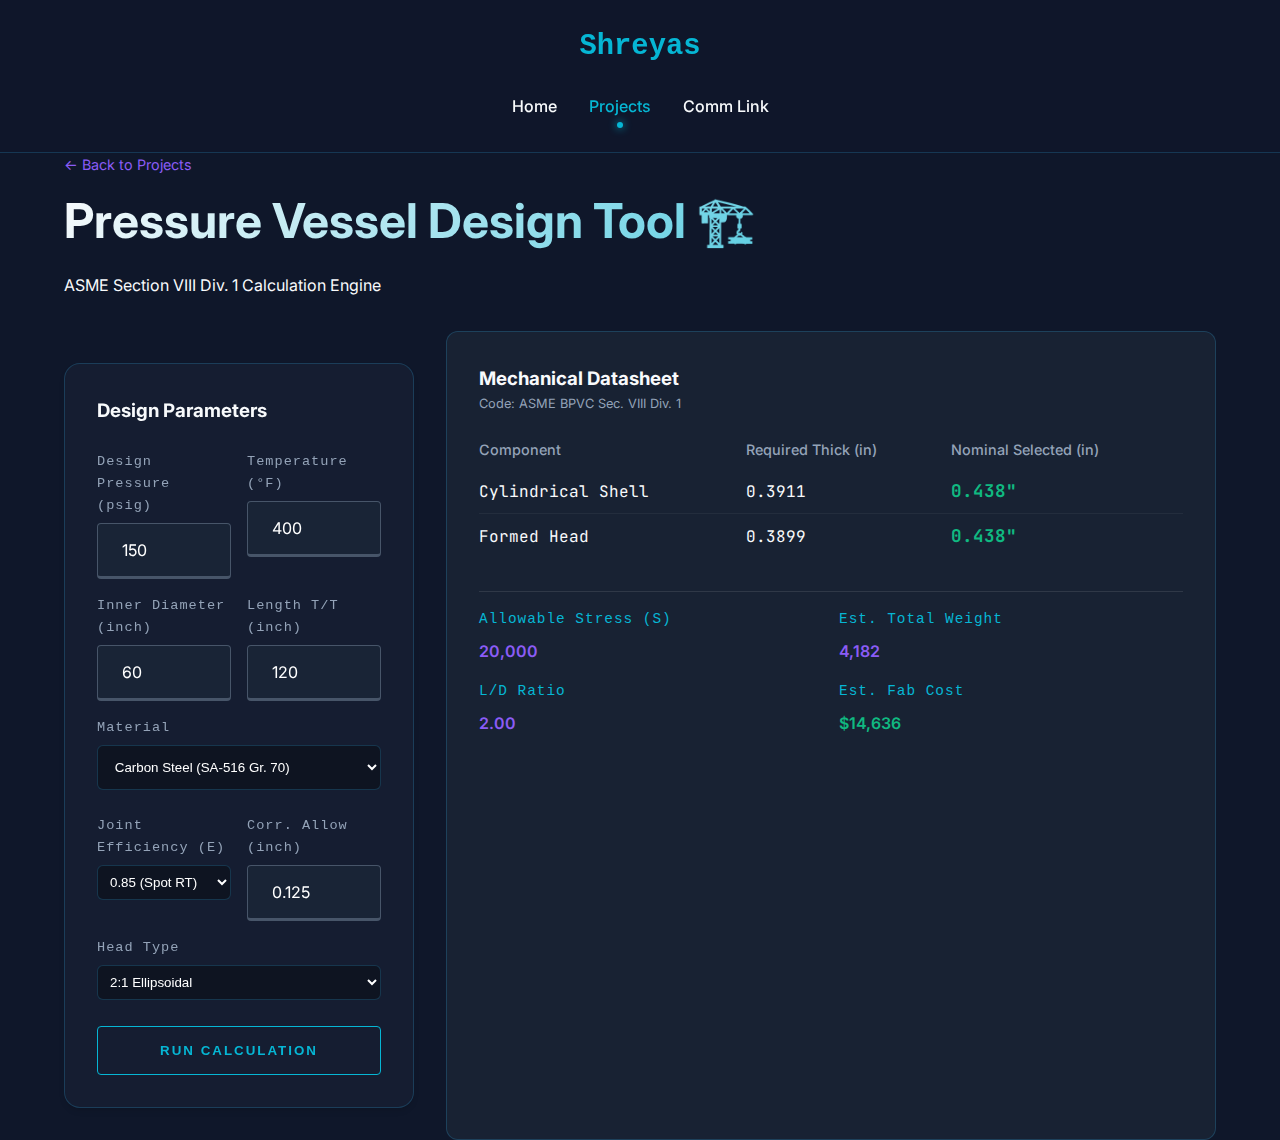
<file: projects/mechanical/index.html>
<!DOCTYPE html>
<html lang="en">

<head>
    <meta charset="UTF-8">
    <meta name="viewport" content="width=device-width, initial-scale=1.0">
    <title>Pressure Vessel Design AI | Shreyas Thakur</title>
    <link rel="preconnect" href="https://fonts.googleapis.com">
    <link rel="preconnect" href="https://fonts.gstatic.com" crossorigin>
    <link
        href="https://fonts.googleapis.com/css2?family=Inter:wght@400;500;600;700&family=JetBrains+Mono:wght@400;500&display=swap"
        rel="stylesheet">
    <link rel="stylesheet" href="../../style.css">

    <style>
        .design-grid {
            display: grid;
            grid-template-columns: 350px 1fr;
            gap: 2rem;
            margin-top: 2rem;
        }

        @media (max-width: 900px) {
            .design-grid {
                grid-template-columns: 1fr;
            }
        }

        .input-group label {
            display: block;
            font-size: 0.85rem;
            color: #94a3b8;
            margin-bottom: 0.4rem;
        }

        .input-row {
            display: grid;
            grid-template-columns: 1fr 1fr;
            gap: 1rem;
            margin-bottom: 1rem;
        }

        .result-card {
            background: rgba(30, 41, 59, 0.6);
            border: 1px solid var(--glass-border);
            border-radius: 12px;
            padding: 2rem;
        }

        .spec-table {
            width: 100%;
            border-collapse: collapse;
            margin-top: 1rem;
        }

        .spec-table th {
            text-align: left;
            color: #94a3b8;
            padding: 0.5rem 0;
            font-weight: 500;
            font-size: 0.9rem;
        }

        .spec-table td {
            padding: 0.5rem 0;
            border-bottom: 1px solid rgba(255, 255, 255, 0.05);
            font-family: 'JetBrains Mono', monospace;
        }

        .spec-table tr:last-child td {
            border-bottom: none;
        }

        .param-value {
            color: var(--secondary-color);
            font-weight: 600;
        }

        .thick-value {
            color: #10b981;
            font-weight: 700;
            font-size: 1.1rem;
        }

        .warn-flag {
            background: rgba(245, 158, 11, 0.2);
            color: #f59e0b;
            padding: 0.5rem;
            border-radius: 6px;
            margin-top: 1rem;
            font-size: 0.9rem;
            display: none;
            /* hidden by default */
        }
    </style>
</head>

<body>
    <nav>
        <a href="../../index.html" class="logo">Shreyas</a>
        <div class="nav-links">
            <a href="../../index.html">Home</a>
            <a href="../../index.html#projects" class="active">Projects</a>
            <a href="../../contact.html">Comm Link</a>
        </div>
    </nav>

    <main class="project-container">
        <header class="project-header">
            <div style="margin-bottom: 1rem; font-size: 0.9rem;">
                <a href="../../index.html#projects" style="color: var(--secondary-color); text-decoration: none;">&larr;
                    Back to Projects</a>
            </div>
            <h1>Pressure Vessel Design Tool 🏗️</h1>
            <p>ASME Section VIII Div. 1 Calculation Engine</p>
        </header>

        <div class="design-grid">

            <!-- Input Panel -->
            <div class="card">
                <h3>Design Parameters</h3>
                <br>

                <div class="input-row">
                    <div class="input-group">
                        <label>Design Pressure (psig)</label>
                        <input type="number" id="in-P" value="150">
                    </div>
                    <div class="input-group">
                        <label>Temperature (°F)</label>
                        <input type="number" id="in-T" value="400">
                    </div>
                </div>

                <div class="input-row">
                    <div class="input-group">
                        <label>Inner Diameter (inch)</label>
                        <input type="number" id="in-ID" value="60">
                    </div>
                    <div class="input-group">
                        <label>Length T/T (inch)</label>
                        <input type="number" id="in-L" value="120">
                    </div>
                </div>

                <div class="input-group">
                    <label>Material</label>
                    <select id="in-Mat"
                        style="width:100%; padding:0.8rem; background:rgba(0,0,0,0.3); border:1px solid var(--glass-border); color:#fff; border-radius:6px;">
                        <option value="SA-516 Gr. 70">Carbon Steel (SA-516 Gr. 70)</option>
                        <option value="SA-516 Gr. 60">Carbon Steel (SA-516 Gr. 60)</option>
                        <option value="SA-240 Type 304">Stainless Steel 304</option>
                        <option value="SA-240 Type 316">Stainless Steel 316</option>
                    </select>
                </div>
                <br>

                <div class="input-row">
                    <div class="input-group">
                        <label>Joint Efficiency (E)</label>
                        <select id="in-E"
                            style="width:100%; padding:0.5rem; background:rgba(0,0,0,0.3); border:1px solid var(--glass-border); color:#fff; border-radius:6px;">
                            <option value="1.0">1.00 (Full RT)</option>
                            <option value="0.85" selected>0.85 (Spot RT)</option>
                            <option value="0.7">0.70 (None)</option>
                        </select>
                    </div>
                    <div class="input-group">
                        <label>Corr. Allow (inch)</label>
                        <input type="number" id="in-CA" value="0.125" step="0.001">
                    </div>
                </div>

                <div class="input-group">
                    <label>Head Type</label>
                    <select id="in-Head"
                        style="width:100%; padding:0.5rem; background:rgba(0,0,0,0.3); border:1px solid var(--glass-border); color:#fff; border-radius:6px;">
                        <option value="2:1 Ellipsoidal">2:1 Ellipsoidal</option>
                        <option value="Hemispherical">Hemispherical</option>
                        <option value="Torispherical">Torispherical (F&D)</option>
                    </select>
                </div>
                <br>
                <button onclick="calculate()" class="cta-button primary" style="width:100%">Run Calculation</button>
            </div>

            <!-- Results Panel -->
            <div class="result-card">
                <h3>Mechanical Datasheet</h3>
                <div style="font-size:0.8rem; color:#94a3b8;">Code: ASME BPVC Sec. VIII Div. 1</div>

                <table class="spec-table">
                    <tr>
                        <th>Component</th>
                        <th>Required Thick (in)</th>
                        <th>Nominal Selected (in)</th>
                    </tr>
                    <tr>
                        <td>Cylindrical Shell</td>
                        <td id="out-t-shell-req">-</td>
                        <td id="out-t-shell-nom" class="thick-value">-</td>
                    </tr>
                    <tr>
                        <td>Formed Head</td>
                        <td id="out-t-head-req">-</td>
                        <td id="out-t-head-nom" class="thick-value">-</td>
                    </tr>
                </table>

                <div style="margin-top:2rem; padding-top:1rem; border-top:1px solid rgba(255,255,255,0.1);">
                    <div class="input-row">
                        <div>
                            <label>Allowable Stress (S)</label>
                            <div id="out-S" class="param-value">- psi</div>
                        </div>
                        <div>
                            <label>Est. Total Weight</label>
                            <div id="out-Weight" class="param-value">- lbs</div>
                        </div>
                    </div>
                    <div class="input-row">
                        <div>
                            <label>L/D Ratio</label>
                            <div id="out-LD" class="param-value">-</div>
                        </div>
                        <div>
                            <label>Est. Fab Cost</label>
                            <div id="out-Cost" class="param-value" style="color:#10b981">-</div>
                        </div>
                    </div>
                </div>

                <div id="warn-box" class="warn-flag">
                    ⚠️ <strong>Design Warning:</strong> <span id="warn-msg"></span>
                </div>
            </div>

        </div>

    </main>

    <script src="script.js"></script>
    <script>
        const engine = new DesignEngine();

        function calculate() {
            const inputs = {
                P: parseFloat(document.getElementById('in-P').value),
                T: parseFloat(document.getElementById('in-T').value),
                ID: parseFloat(document.getElementById('in-ID').value),
                L: parseFloat(document.getElementById('in-L').value),
                Mat: document.getElementById('in-Mat').value,
                E: parseFloat(document.getElementById('in-E').value),
                CA: parseFloat(document.getElementById('in-CA').value),
                HeadType: document.getElementById('in-Head').value
            };

            const res = engine.calculate(inputs);

            if (res.error) {
                alert(res.error);
                return;
            }

            // Update UI
            document.getElementById('out-t-shell-req').textContent = res.t_shell_req.toFixed(4);
            document.getElementById('out-t-shell-nom').textContent = res.t_shell_nom.toFixed(3) + '"';

            document.getElementById('out-t-head-req').textContent = res.t_head_req.toFixed(4);
            document.getElementById('out-t-head-nom').textContent = res.t_head_nom.toFixed(3) + '"';

            document.getElementById('out-S').textContent = res.S_val.toLocaleString();
            document.getElementById('out-Weight').textContent = Math.round(res.weight).toLocaleString();
            document.getElementById('out-Cost').textContent = "$" + Math.round(res.cost).toLocaleString();

            const ld = inputs.L / inputs.ID;
            document.getElementById('out-LD').textContent = ld.toFixed(2);

            // Warnings
            const warnBox = document.getElementById('warn-box');
            if (ld > 5) {
                warnBox.style.display = 'block';
                document.getElementById('warn-msg').textContent = "L/D Ratio > 5. Consider checking wind loads/deflection.";
            } else {
                warnBox.style.display = 'none';
            }
        }

        // Run on load
        calculate();
    </script>
</body>

</html>
</file>
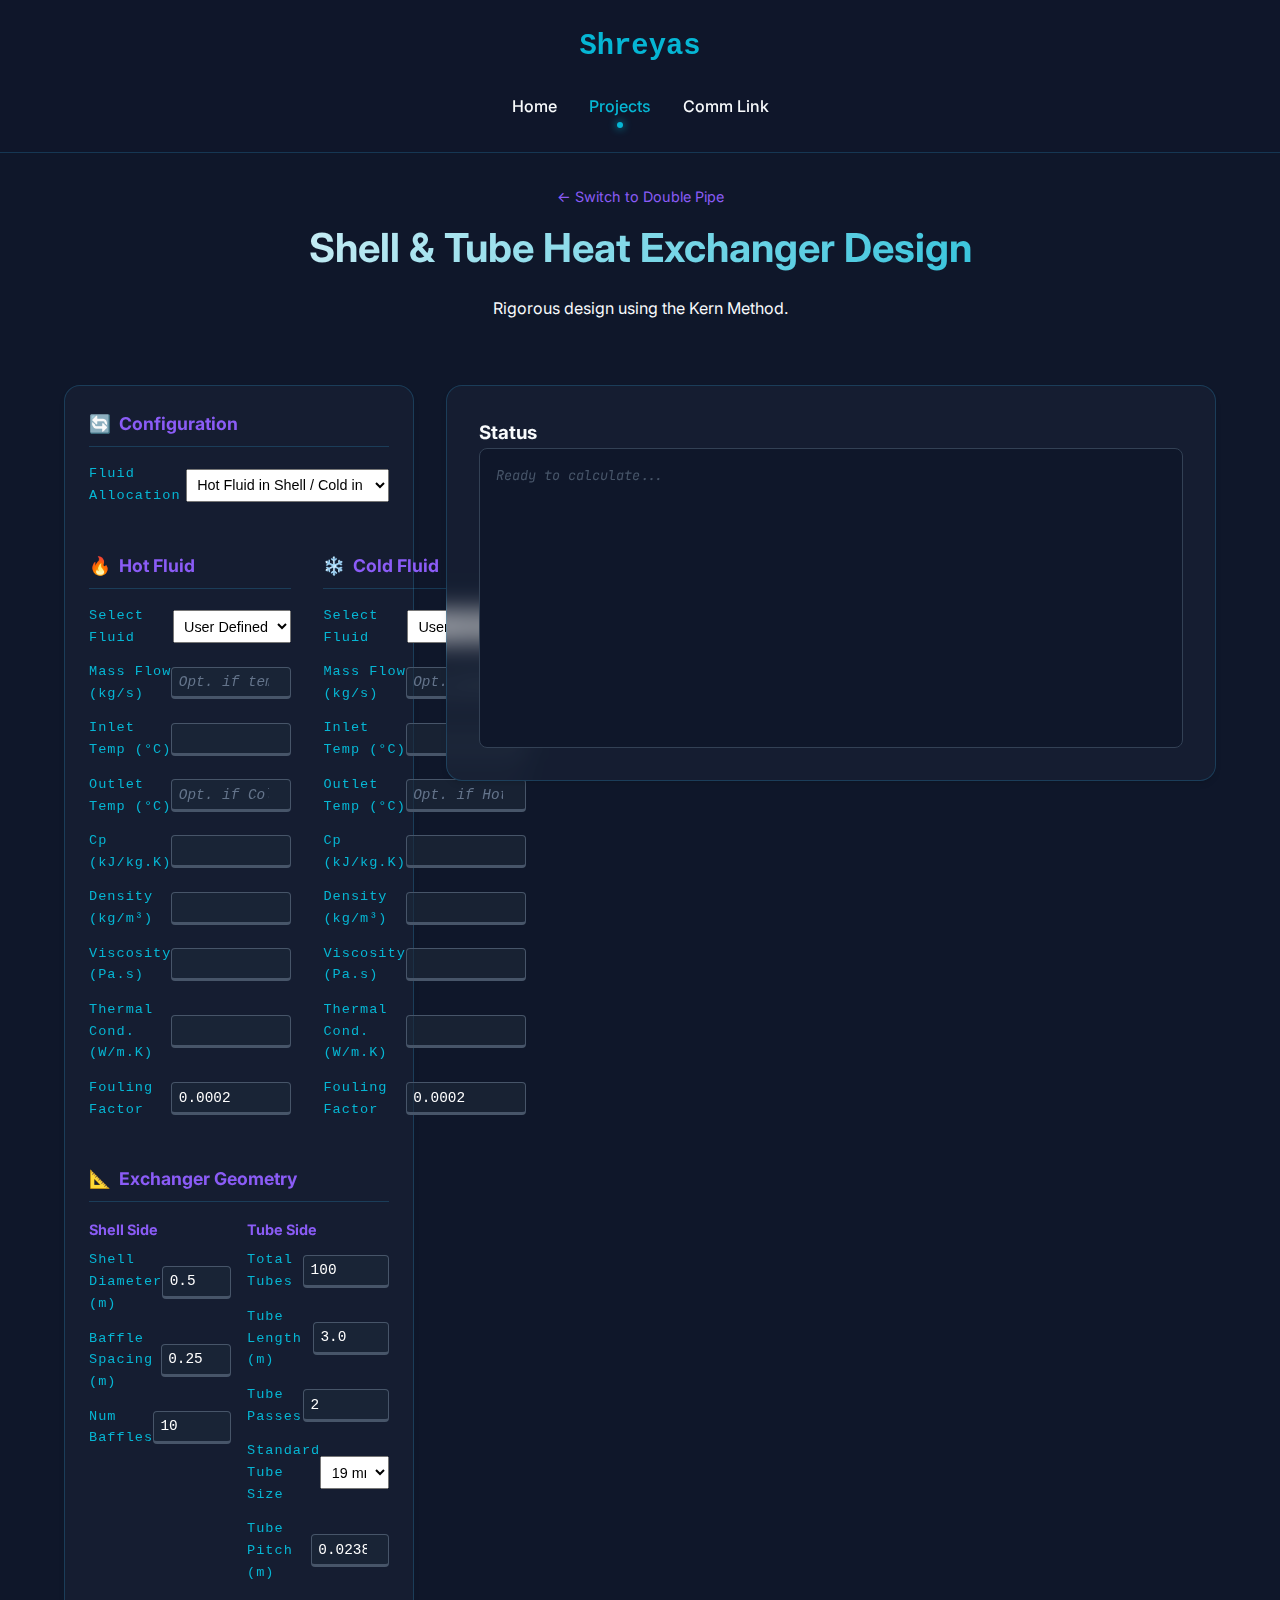
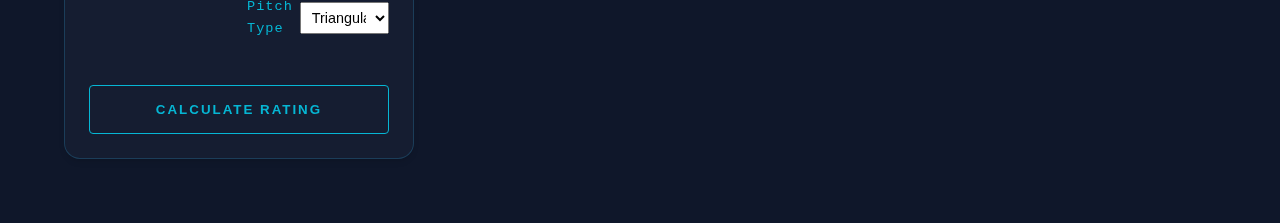
<file: projects/sthx/index.html>
<!DOCTYPE html>
<html lang="en">

<head>
    <meta charset="UTF-8">
    <meta name="viewport" content="width=device-width, initial-scale=1.0">
    <title>Shell & Tube Heat Exchanger Design | Shreyas Thakur</title>
    <link rel="preconnect" href="https://fonts.googleapis.com">
    <link rel="preconnect" href="https://fonts.gstatic.com" crossorigin>
    <link
        href="https://fonts.googleapis.com/css2?family=Inter:wght@400;500;700&family=JetBrains+Mono:wght@400;500&display=swap"
        rel="stylesheet">
    <link rel="stylesheet" href="../../style.css">
    <link rel="stylesheet" href="../dphx/style.css"> <!-- Reusing DPHX styles for consistency -->
</head>

<body>
    <nav>
        <a href="../../index.html" class="logo">Shreyas</a>
        <div class="nav-links">
            <a href="../../index.html">Home</a>
            <a href="../../index.html#projects" class="active">Projects</a>
            <a href="../../contact.html">Comm Link</a>
        </div>
    </nav>

    <main class="project-container">
        <header class="project-header">
            <!-- Breadcrumbs / Back Link -->
            <div style="margin-bottom: 1rem; font-size: 0.9rem;">
                <a href="../dphx/index.html" style="color: var(--secondary-color); text-decoration: none;">&larr; Switch
                    to Double Pipe</a>
            </div>
            <h1>Shell & Tube Heat Exchanger Design</h1>
            <p>Rigorous design using the Kern Method.</p>
        </header>

        <div class="calc-grid">
            <!-- INPUTS -->
            <form id="designForm" class="input-panel card">

                <!-- Fluid Allocation -->
                <div class="input-group full-width">
                    <h3><span class="icon">🔄</span> Configuration</h3>
                    <div class="row">
                        <label style="flex:2;">Fluid Allocation
                            <select name="fluid_allocation">
                                <option value="hot_shell">Hot Fluid in Shell / Cold in Tubes</option>
                                <option value="cold_shell">Cold Fluid in Shell / Hot in Tubes</option>
                            </select>
                        </label>
                    </div>
                </div>

                <!-- FLUIDS (Side by Side) -->
                <div class="row" style="gap: 2rem;">
                    <!-- HOT FLUID -->
                    <div class="input-group" style="flex:1;">
                        <h3><span class="icon">🔥</span> Hot Fluid</h3>
                        <label>Select Fluid <select id="hot_fluid_select" onchange="autoFillProps('hot', this.value)">
                                <option value="user_defined">User Defined</option>
                                <option value="water">Water</option>
                                <option value="air">Air</option>
                                <option value="engine_oil">Engine Oil</option>
                                <option value="kerosene">Kerosene</option>
                                <option value="benzene">Benzene</option>
                                <option value="ethanol">Ethanol</option>
                            </select></label>
                        <label>Mass Flow (kg/s) <input type="number" step="any" name="m_h"
                                placeholder="Opt. if temps known"></label>
                        <label>Inlet Temp (°C) <input type="number" step="any" name="T_h_in" required></label>
                        <label>Outlet Temp (°C) <input type="number" step="any" name="T_h_out"
                                placeholder="Opt. if Cold Out known"></label>
                        <label>Cp (kJ/kg.K) <input type="number" step="any" name="Cp_h" id="h_cp" required></label>
                        <label>Density (kg/m³) <input type="number" step="any" name="rho_h" id="h_rho" required></label>
                        <label>Viscosity (Pa.s) <input type="number" step="any" name="mu_h" id="h_mu" required></label>
                        <label>Thermal Cond. (W/m.K) <input type="number" step="any" name="k_h" id="h_k"
                                required></label>
                        <label>Fouling Factor <input type="number" step="any" name="Rf_h" value="0.0002"></label>
                    </div>

                    <!-- COLD FLUID -->
                    <div class="input-group" style="flex:1;">
                        <h3><span class="icon">❄️</span> Cold Fluid</h3>
                        <label>Select Fluid <select id="cold_fluid_select" onchange="autoFillProps('cold', this.value)">
                                <option value="user_defined">User Defined</option>
                                <option value="water">Water</option>
                                <option value="air">Air</option>
                                <option value="engine_oil">Engine Oil</option>
                                <option value="kerosene">Kerosene</option>
                                <option value="benzene">Benzene</option>
                                <option value="ethanol">Ethanol</option>
                            </select></label>
                        <label>Mass Flow (kg/s) <input type="number" step="any" name="m_c"
                                placeholder="Opt. if temps known"></label>
                        <label>Inlet Temp (°C) <input type="number" step="any" name="T_c_in" required></label>
                        <label>Outlet Temp (°C) <input type="number" step="any" name="T_c_out"
                                placeholder="Opt. if Hot Out known"></label>
                        <label>Cp (kJ/kg.K) <input type="number" step="any" name="Cp_c" id="c_cp" required></label>
                        <label>Density (kg/m³) <input type="number" step="any" name="rho_c" id="c_rho" required></label>
                        <label>Viscosity (Pa.s) <input type="number" step="any" name="mu_c" id="c_mu" required></label>
                        <label>Thermal Cond. (W/m.K) <input type="number" step="any" name="k_c" id="c_k"
                                required></label>
                        <label>Fouling Factor <input type="number" step="any" name="Rf_c" value="0.0002"></label>
                    </div>
                </div>

                <!-- GEOMETRY -->
                <div class="input-group full-width">
                    <h3><span class="icon">📐</span> Exchanger Geometry</h3>

                    <div class="row">
                        <div style="flex:1;">
                            <h4 style="color:var(--secondary-color); font-size:0.9rem; margin-bottom:0.5rem;">Shell Side
                            </h4>
                            <label>Shell Diameter (m) <input type="number" step="any" name="shell_ID" value="0.5"
                                    required></label>
                            <label>Baffle Spacing (m) <input type="number" step="any" name="baffle_spacing" value="0.25"
                                    required></label>
                            <label>Num Baffles <input type="number" step="any" name="baffles_n" value="10"
                                    required></label>
                        </div>
                        <div style="flex:1;">
                            <h4 style="color:var(--secondary-color); font-size:0.9rem; margin-bottom:0.5rem;">Tube Side
                            </h4>
                            <label>Total Tubes <input type="number" step="any" name="total_tubes" value="100"
                                    required></label>
                            <label>Tube Length (m) <input type="number" step="any" name="tube_length" value="3.0"
                                    required></label>
                            <label>Tube Passes <input type="number" step="any" name="tube_passes" value="2"
                                    required></label>
                            <label>Standard Tube Size
                                <select name="tube_od_select" id="tube_select" onchange="updateTubeDims()">
                                    <option value="0">19 mm (3/4")</option>
                                    <option value="1">25 mm (1")</option>
                                    <option value="2">32 mm (1.25")</option>
                                    <option value="3">38 mm (1.5")</option>
                                </select>
                            </label>
                            <input type="hidden" name="tube_od" id="tube_od" value="0.019">
                            <input type="hidden" name="tube_id" id="tube_id" value="0.016">

                            <label>Tube Pitch (m) <input type="number" step="any" name="tube_pitch" value="0.0238"
                                    required></label>
                            <label>Pitch Type
                                <select name="pitch_type">
                                    <option value="triangular">Triangular (30°)</option>
                                    <option value="square">Square (90°)</option>
                                </select>
                            </label>
                        </div>
                    </div>
                </div>

                <button type="submit" class="cta-button primary full-width">Calculate Rating</button>
            </form>

            <!-- OUTPUTS -->
            <div class="output-panel">
                <div id="results" class="card result-card hidden">
                    <h3>Design Rating</h3>

                    <div class="highlight-box">
                        <div class="rec-pipe">
                            <span>Area Provided</span>
                            <strong id="res-A-prov">-</strong>
                        </div>
                        <div class="rec-x" style="font-size:2rem;">vs</div>
                        <div class="rec-pipe">
                            <span>Area Required</span>
                            <strong id="res-A-req">-</strong>
                        </div>
                    </div>

                    <div style="text-align:center; margin-bottom:1.5rem;">
                        <span id="overdesign-badge" class="badge">Calculating...</span>
                    </div>

                    <div class="result-grid">
                        <div class="result-item"><span>Heat Duty (Q)</span><strong id="res-Q">-</strong></div>
                        <div class="result-item"><span>LMTD</span><strong id="res-LMTD">-</strong></div>
                        <div class="result-item"><span>U Clean</span><strong id="res-Uc">-</strong></div>
                        <div class="result-item"><span>U Design</span><strong id="res-Ud">-</strong></div>
                    </div>

                    <h4>Detailed Analysis</h4>
                    <table class="tech-table">
                        <thead>
                            <tr>
                                <th>Parameter</th>
                                <th>Shell Side</th>
                                <th>Tube Side</th>
                            </tr>
                        </thead>
                        <tbody>
                            <tr>
                                <td>Fluid</td>
                                <td id="res-fl-shell">-</td>
                                <td id="res-fl-tube">-</td>
                            </tr>
                            <tr>
                                <td>Flow (kg/s)</td>
                                <td id="res-m-shell">-</td>
                                <td id="res-m-tube">-</td>
                            </tr>
                            <tr>
                                <td>Velocity (m/s)</td>
                                <td id="res-v-shell">-</td>
                                <td id="res-v-tube">-</td>
                            </tr>
                            <tr>
                                <td>Reynolds No.</td>
                                <td id="res-re-shell">-</td>
                                <td id="res-re-tube">-</td>
                            </tr>
                            <tr>
                                <td>HTC (h) (W/m²K)</td>
                                <td id="res-h-shell">-</td>
                                <td id="res-h-tube">-</td>
                            </tr>
                            <tr>
                                <td>Pressure Drop</td>
                                <td id="res-dp-shell">-</td>
                                <td id="res-dp-tube">-</td>
                            </tr>
                        </tbody>
                    </table>
                </div>
                <div class="card log-card">
                    <h3>Status</h3>
                    <div id="logs" class="log-console">
                        <p class="placeholder">Ready to calculate...</p>
                    </div>
                </div>
            </div>
        </div>
    </main>

    <script src="script.js"></script>
    <script>
        // Update hidden inputs for tube dims
        const TUBES = [
            { od: 0.019, id: 0.016 },
            { od: 0.025, id: 0.021 },
            { od: 0.032, id: 0.028 },
            { od: 0.038, id: 0.033 }
        ];
        function updateTubeDims() {
            const idx = document.getElementById('tube_select').value;
            const t = TUBES[idx];
            document.getElementById('tube_od').value = t.od;
            document.getElementById('tube_id').value = t.id;
        }

        // Reuse Auto-Fill from DPHX logic
        function autoFillProps(side, fluid) {
            const props = FLUID_PROPERTIES[fluid];
            if (!props || fluid === 'user_defined') return;
            const map = {
                'hot': { rho: 'h_rho', mu: 'h_mu', cp: 'h_cp', k: 'h_k' },
                'cold': { rho: 'c_rho', mu: 'c_mu', cp: 'c_cp', k: 'c_k' }
            };
            document.getElementById(map[side].rho).value = props.rho;
            document.getElementById(map[side].mu).value = props.mu;
            document.getElementById(map[side].cp).value = props.cp;
            document.getElementById(map[side].k).value = props.k;
        }

        document.getElementById('designForm').addEventListener('submit', function (e) {
            e.preventDefault();
            const formData = new FormData(e.target);
            const data = Object.fromEntries(formData.entries());

            const result = calculateSTHX(data);
            const logContainer = document.getElementById('logs');
            logContainer.innerHTML = '';

            const resCard = document.getElementById('results');
            resCard.classList.remove('hidden');

            if (result.error) {
                logContainer.innerHTML = `<p class="error">${result.error}</p>`;
                return;
            } else {
                logContainer.innerHTML = `<p style="color:#10b981;">Calculation Successful!</p>`;
            }

            // High Level
            document.getElementById('res-A-prov').textContent = result.A_prov.toFixed(2) + " m²";
            document.getElementById('res-A-req').textContent = result.A_req.toFixed(2) + " m²";

            const badge = document.getElementById('overdesign-badge');
            if (result.overdesign >= 0) {
                badge.textContent = `Overdesign: +${result.overdesign.toFixed(1)}% (SAFE)`;
                badge.className = "badge success";
            } else {
                badge.textContent = `Overdesign: ${result.overdesign.toFixed(1)}% (UNDERSIZED)`;
                badge.className = "badge error";
            }

            document.getElementById('res-Q').textContent = (result.Q / 1000).toFixed(2) + " kW";
            document.getElementById('res-LMTD').textContent = result.LMTD.toFixed(2) + " °C";
            document.getElementById('res-Uc').textContent = result.U_clean.toFixed(1) + " W/m²K";
            document.getElementById('res-Ud').textContent = result.U_design.toFixed(1) + " W/m²K";

            // Detailed
            if (result.allocation == 'hot_shell') {
                document.getElementById('res-fl-shell').textContent = "Hot";
                document.getElementById('res-fl-tube').textContent = "Cold";
            } else {
                document.getElementById('res-fl-shell').textContent = "Cold";
                document.getElementById('res-fl-tube').textContent = "Hot";
            }

            // Shell Data
            document.getElementById('res-m-shell').textContent = (result.allocation == 'hot_shell' ? result.m_h : result.m_c).toFixed(3);
            document.getElementById('res-v-shell').textContent = result.v_s.toFixed(2);
            document.getElementById('res-re-shell').textContent = result.Re_s.toFixed(0);
            document.getElementById('res-h-shell').textContent = result.h_s.toFixed(1);
            document.getElementById('res-dp-shell').textContent = (result.dP_s / 1000).toFixed(1) + " kPa";

            // Tube Data
            document.getElementById('res-m-tube').textContent = (result.allocation == 'hot_shell' ? result.m_c : result.m_h).toFixed(3);
            document.getElementById('res-v-tube').textContent = result.v_t.toFixed(2);
            document.getElementById('res-re-tube').textContent = result.Re_t.toFixed(0);
            document.getElementById('res-h-tube').textContent = result.h_t.toFixed(1);
            document.getElementById('res-dp-tube').textContent = (result.dP_t / 1000).toFixed(1) + " kPa";

        });
    </script>
</body>

</html>
</file>
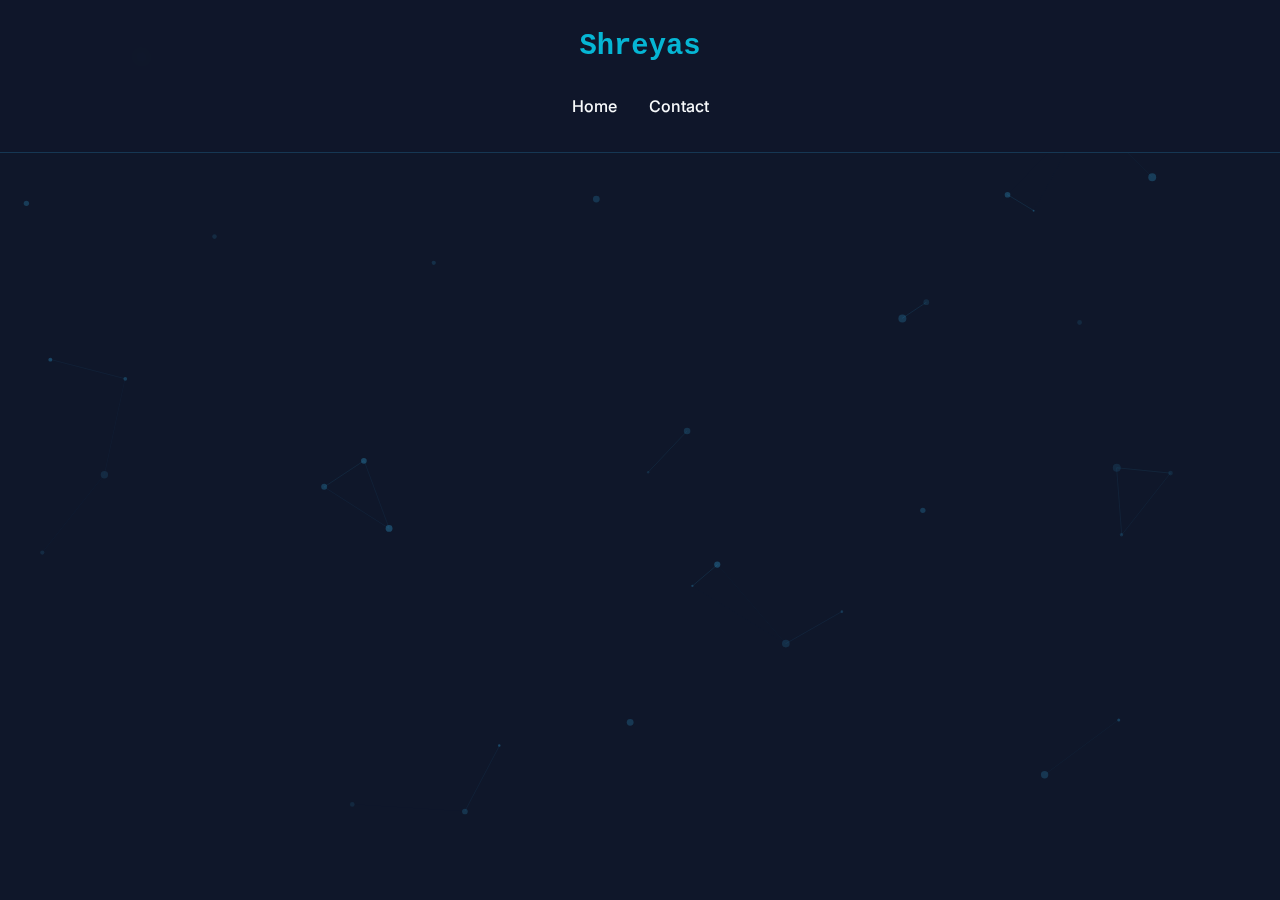
<file: contact.html>
<!DOCTYPE html>
<html lang="en">

<head>
    <meta charset="UTF-8">
    <meta name="viewport" content="width=device-width, initial-scale=1.0">
    <title>Contact | Shreyas Thakur</title>
    <link rel="stylesheet" href="style.css">
    <link rel="preconnect" href="https://fonts.googleapis.com">
    <link rel="preconnect" href="https://fonts.gstatic.com" crossorigin>
    <link href="https://fonts.googleapis.com/css2?family=Inter:wght@400;500;700&display=swap" rel="stylesheet">
</head>

<body>
    <nav>
        <a href="index.html" class="logo">Shreyas</a>
        <div class="nav-links">
            <a href="index.html">Home</a>
            <a href="contact.html">Contact</a>
        </div>
    </nav>

    <main>
        <section class="contact-container">
            <h1 style="text-align: center; margin-bottom: 0.5rem;">Initiate Reaction</h1>
            <p class="subtitle" style="text-align: center; margin: 0 auto 3rem auto;">Ready to catalyze a new project?
                Input parameters below.</p>

            <form>
                <div class="form-group">
                    <label for="name">Reagent Name</label>
                    <input type="text" id="name" placeholder="Enter Name" required>
                </div>
                <div class="form-group">
                    <label for="email">Electron Address</label>
                    <input type="email" id="email" placeholder="your@email.com" required>
                </div>
                <div class="form-group">
                    <label for="message">Reaction Parameters</label>
                    <textarea id="message" rows="5" placeholder="Describe the desired outcome..." required></textarea>
                </div>
                <button type="submit" class="cta-button" style="width: 100%;">Start Reaction</button>
                <div style="margin-top: 2rem; text-align: center;">
                    <p style="color: #94a3b8; font-size: 0.9rem;">Or connect via catalyst network:</p>
                    <a href="https://linkedin.com/in/your-profile" target="_blank"
                        style="color: var(--primary-color); text-decoration: none; font-weight: bold; margin-top: 0.5rem; display: inline-block;">LinkedIn
                        Profile</a>
                </div>
            </form>
        </section>
    </main>
    <script src="script.js"></script>
</body>

</html>
</file>
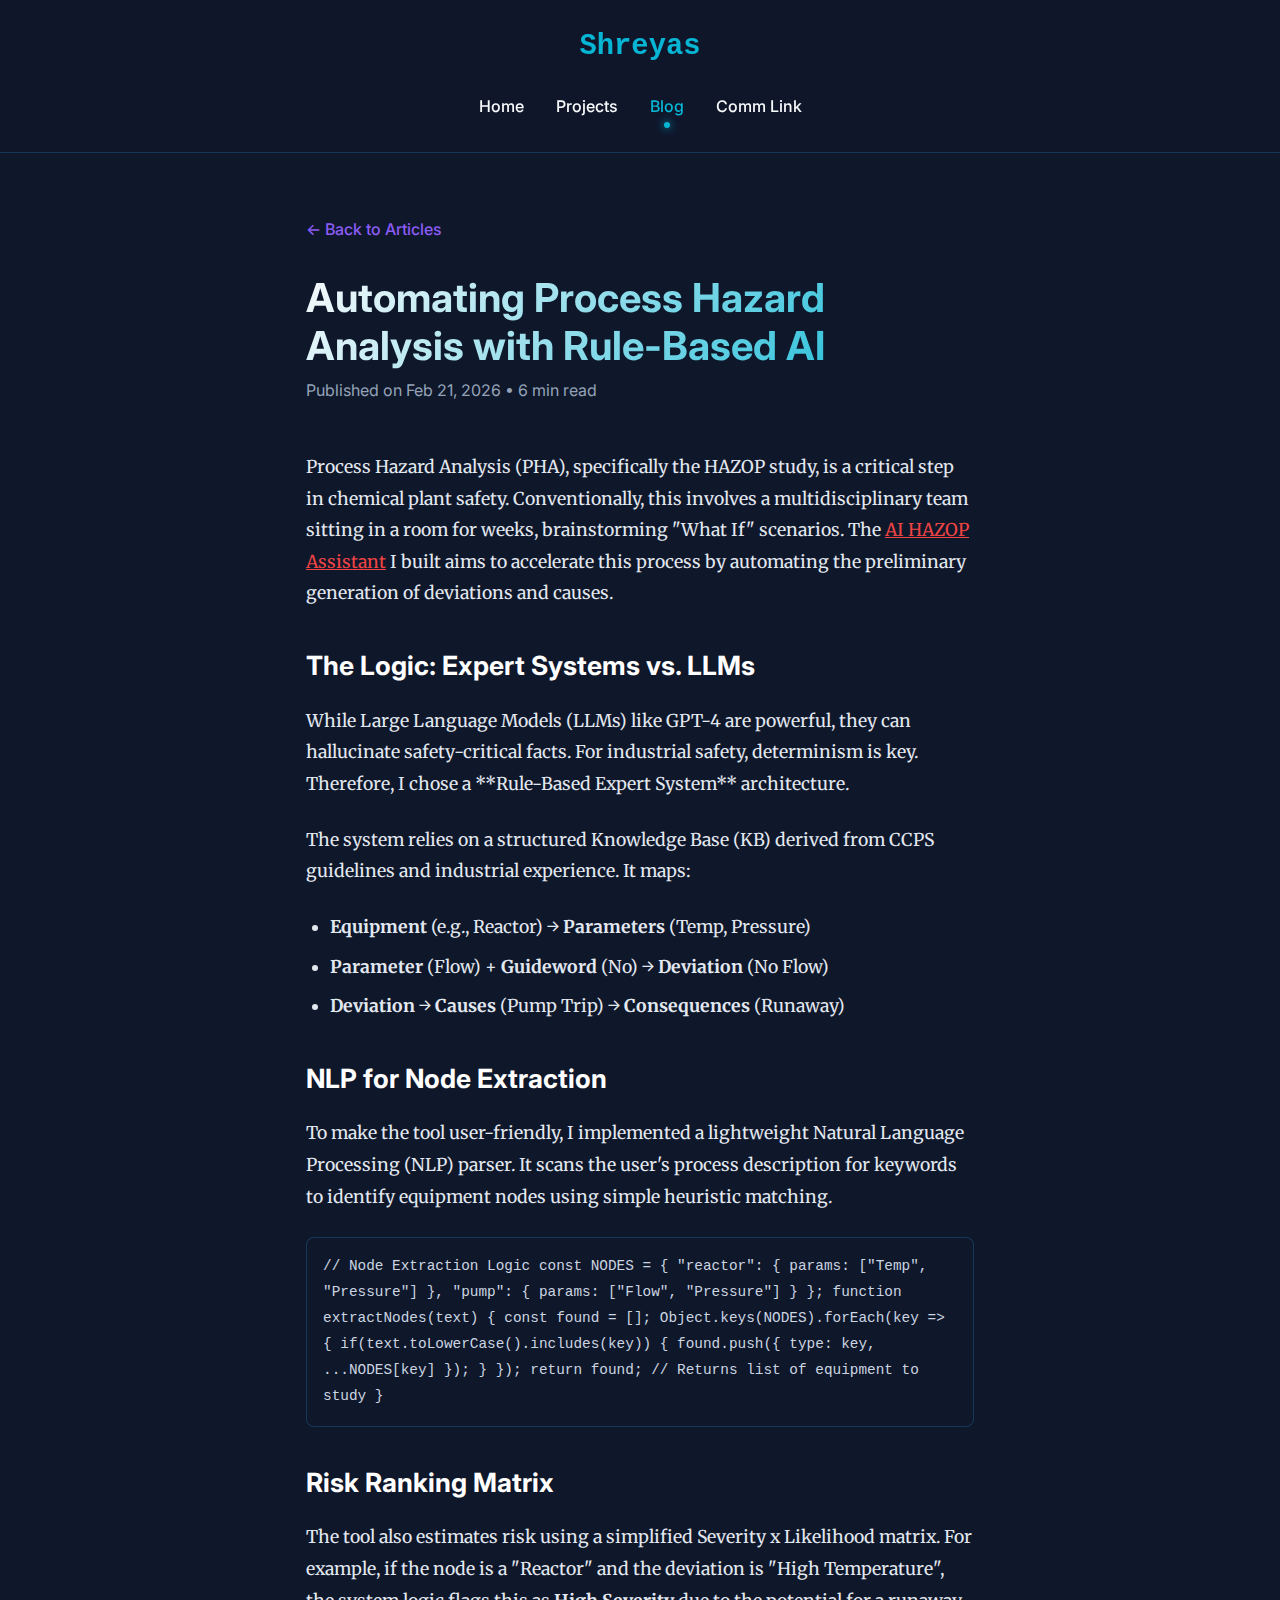
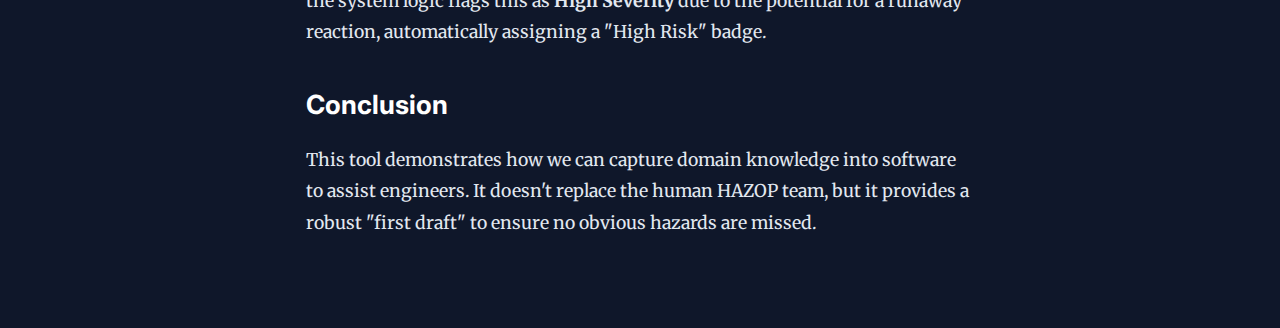
<file: blog/ai-driven-hazop.html>
<!DOCTYPE html>
<html lang="en">

<head>
    <meta charset="UTF-8">
    <meta name="viewport" content="width=device-width, initial-scale=1.0">
    <title>AI-Driven HAZOP Automation | Shreyas Thakur</title>
    <link rel="preconnect" href="https://fonts.googleapis.com">
    <link rel="preconnect" href="https://fonts.gstatic.com" crossorigin>
    <link
        href="https://fonts.googleapis.com/css2?family=Inter:wght@400;500;600;700&family=Merriweather:ital,wght@0,300;0,400;0,700;1,400&display=swap"
        rel="stylesheet">
    <link rel="stylesheet" href="../style.css">

    <style>
        .article-container {
            max-width: 700px;
            margin: 0 auto;
            padding: 4rem 1rem;
        }

        .article-content {
            font-family: 'Merriweather', serif;
            line-height: 1.8;
            color: #e2e8f0;
            font-size: 1.1rem;
        }

        .article-content h2 {
            font-family: 'Inter', sans-serif;
            margin-top: 2rem;
            margin-bottom: 1rem;
            color: #fff;
        }

        .article-content p {
            margin-bottom: 1.5rem;
        }

        .article-content ul {
            margin-bottom: 1.5rem;
            padding-left: 1.5rem;
        }

        .article-content li {
            margin-bottom: 0.5rem;
        }

        .code-block {
            background: #0f172a;
            padding: 1rem;
            border-radius: 8px;
            border: 1px solid var(--glass-border);
            font-family: 'JetBrains Mono', monospace;
            font-size: 0.9rem;
            overflow-x: auto;
            margin-bottom: 1.5rem;
            color: #cbd5e1;
        }

        .back-link {
            display: inline-block;
            margin-bottom: 2rem;
            color: var(--secondary-color);
            text-decoration: none;
            font-family: 'Inter', sans-serif;
            font-weight: 500;
        }
    </style>
</head>

<body>
    <nav>
        <a href="../index.html" class="logo">Shreyas</a>
        <div class="nav-links">
            <a href="../index.html">Home</a>
            <a href="../index.html#projects">Projects</a>
            <a href="index.html" class="active">Blog</a>
            <a href="../contact.html">Comm Link</a>
        </div>
    </nav>

    <main class="article-container">
        <a href="index.html" class="back-link">&larr; Back to Articles</a>

        <h1 style="font-size: 2.5rem; margin-bottom: 0.5rem;">Automating Process Hazard Analysis with Rule-Based AI</h1>
        <div style="color:#94a3b8; font-family:'Inter'; margin-bottom:3rem;">Published on Feb 21, 2026 • 6 min read
        </div>

        <div class="article-content">
            <p>
                Process Hazard Analysis (PHA), specifically the HAZOP study, is a critical step in chemical plant
                safety.
                Conventionally, this involves a multidisciplinary team sitting in a room for weeks, brainstorming "What
                If" scenarios.
                The <a href="../projects/hazop/index.html" style="color:#ef4444">AI HAZOP Assistant</a> I built aims to
                accelerate this process by automating the preliminary generation of deviations and causes.
            </p>

            <h2>The Logic: Expert Systems vs. LLMs</h2>
            <p>
                While Large Language Models (LLMs) like GPT-4 are powerful, they can hallucinate safety-critical facts.
                For industrial safety, determinism is key. Therefore, I chose a **Rule-Based Expert System**
                architecture.
            </p>
            <p>
                The system relies on a structured Knowledge Base (KB) derived from CCPS guidelines and industrial
                experience.
                It maps:
            </p>
            <ul>
                <li><strong>Equipment</strong> (e.g., Reactor) &rarr; <strong>Parameters</strong> (Temp, Pressure)</li>
                <li><strong>Parameter</strong> (Flow) + <strong>Guideword</strong> (No) &rarr;
                    <strong>Deviation</strong> (No Flow)</li>
                <li><strong>Deviation</strong> &rarr; <strong>Causes</strong> (Pump Trip) &rarr;
                    <strong>Consequences</strong> (Runaway)</li>
            </ul>

            <h2>NLP for Node Extraction</h2>
            <p>
                To make the tool user-friendly, I implemented a lightweight Natural Language Processing (NLP) parser.
                It scans the user's process description for keywords to identify equipment nodes using simple heuristic
                matching.
            </p>

            <div class="code-block">
                // Node Extraction Logic
                const NODES = {
                "reactor": { params: ["Temp", "Pressure"] },
                "pump": { params: ["Flow", "Pressure"] }
                };

                function extractNodes(text) {
                const found = [];
                Object.keys(NODES).forEach(key => {
                if(text.toLowerCase().includes(key)) {
                found.push({ type: key, ...NODES[key] });
                }
                });
                return found; // Returns list of equipment to study
                }
            </div>

            <h2>Risk Ranking Matrix</h2>
            <p>
                The tool also estimates risk using a simplified Severity x Likelihood matrix.
                For example, if the node is a "Reactor" and the deviation is "High Temperature", the system logic flags
                this as
                <strong>High Severity</strong> due to the potential for a runaway reaction, automatically assigning a
                "High Risk" badge.
            </p>

            <h2>Conclusion</h2>
            <p>
                This tool demonstrates how we can capture domain knowledge into software to assist engineers.
                It doesn't replace the human HAZOP team, but it provides a robust "first draft" to ensure no obvious
                hazards are missed.
            </p>
        </div>
    </main>
</body>

</html>
</file>
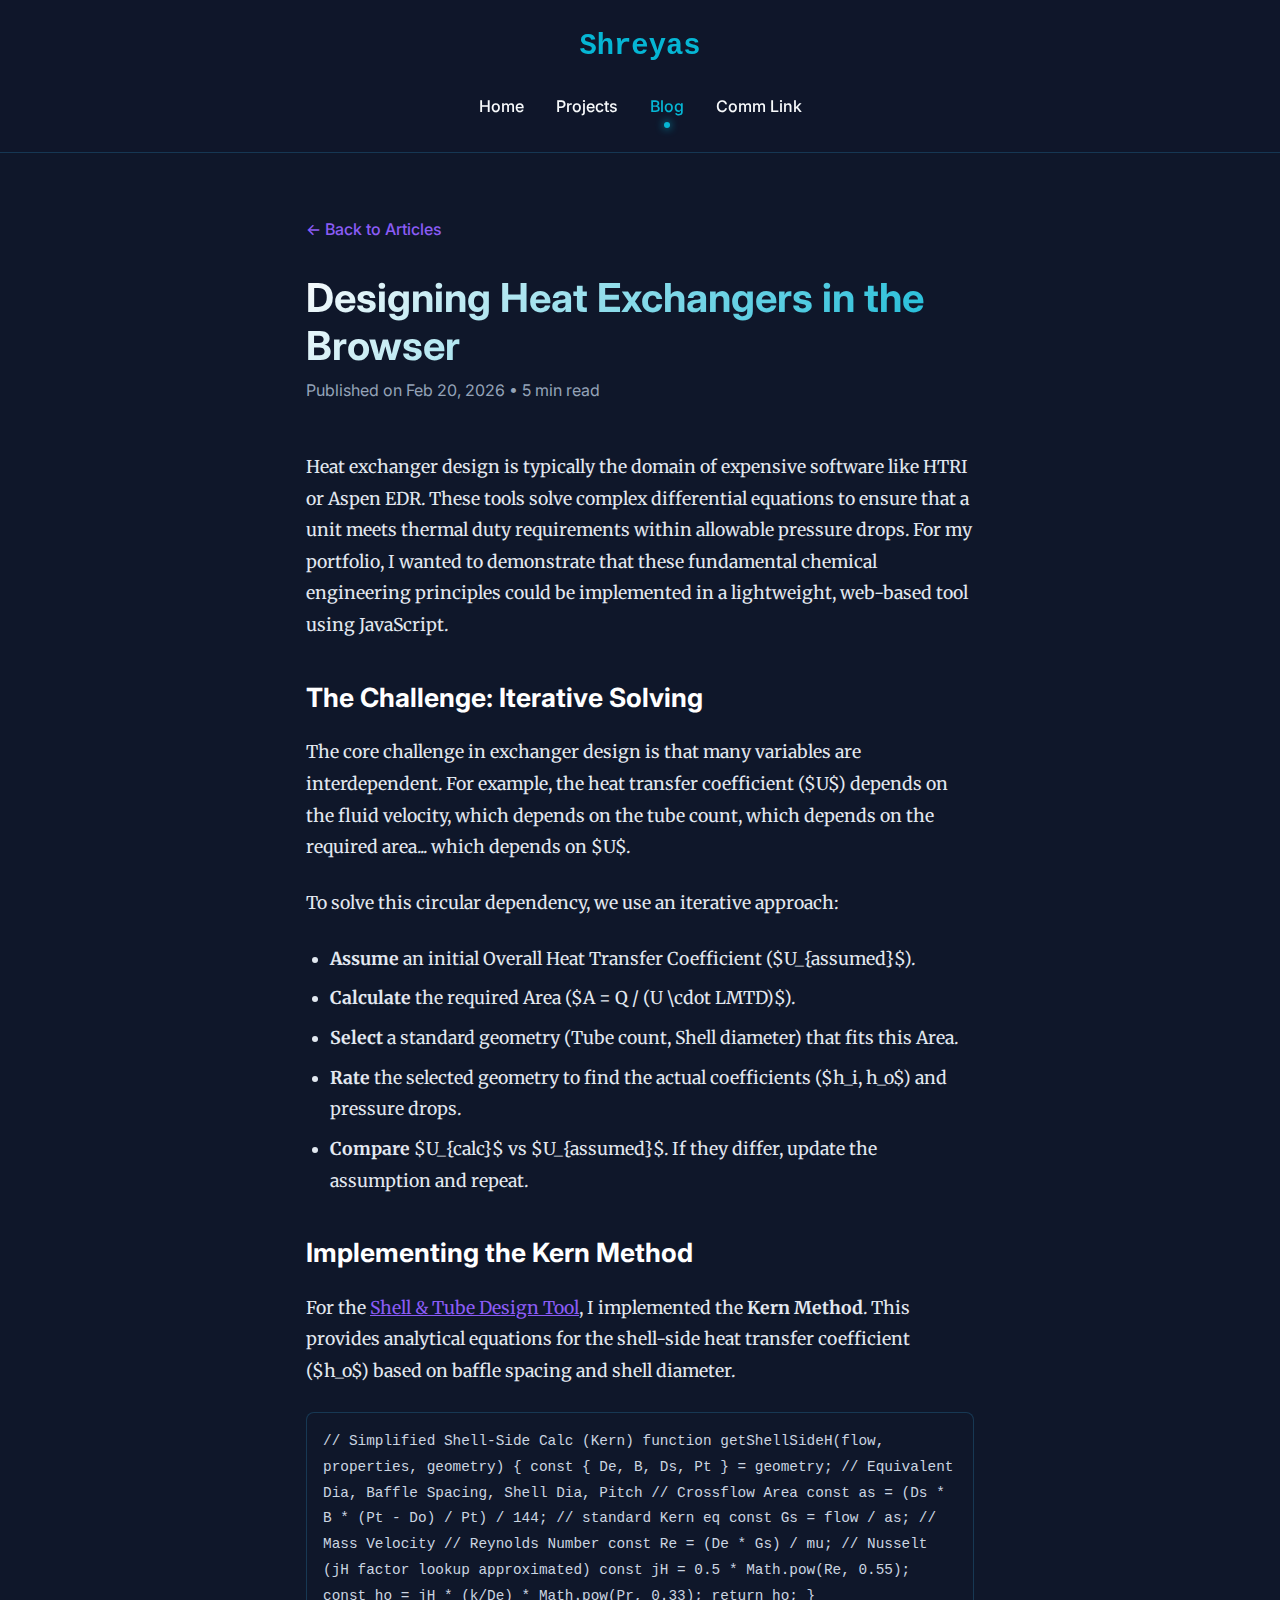
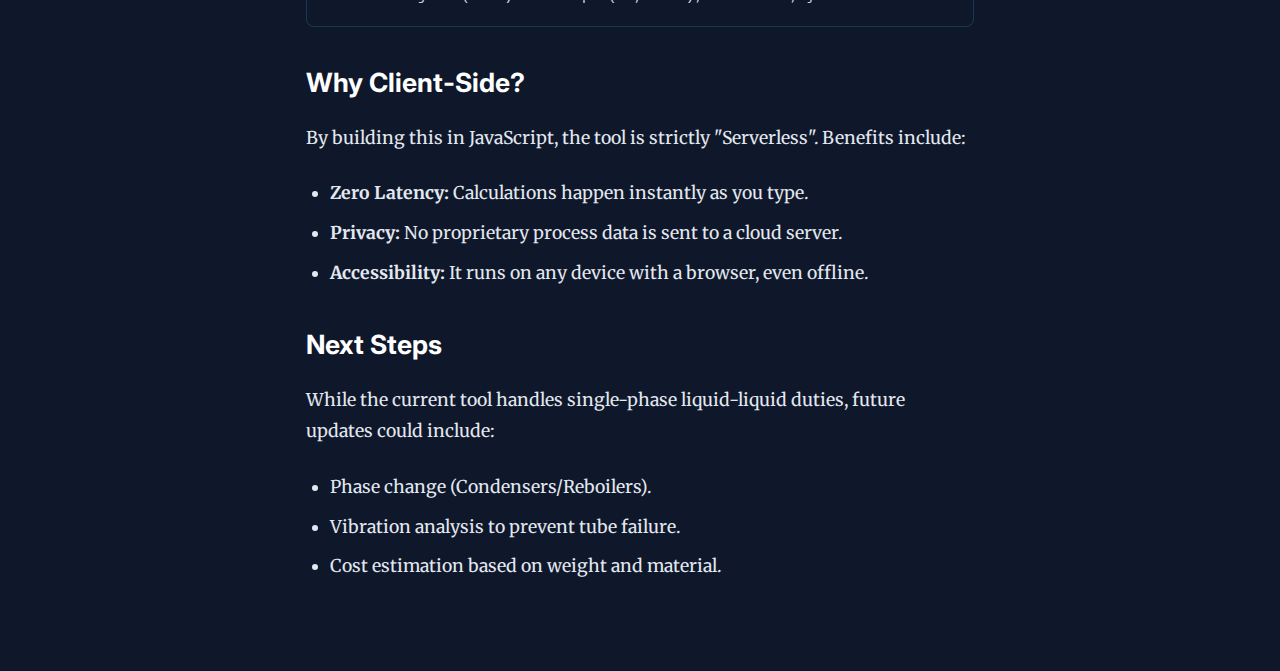
<file: blog/designing-heat-exchangers.html>
<!DOCTYPE html>
<html lang="en">

<head>
    <meta charset="UTF-8">
    <meta name="viewport" content="width=device-width, initial-scale=1.0">
    <title>Designing Heat Exchangers in JS | Shreyas Thakur</title>
    <link rel="preconnect" href="https://fonts.googleapis.com">
    <link rel="preconnect" href="https://fonts.gstatic.com" crossorigin>
    <link
        href="https://fonts.googleapis.com/css2?family=Inter:wght@400;500;600;700&family=Merriweather:ital,wght@0,300;0,400;0,700;1,400&display=swap"
        rel="stylesheet">
    <link rel="stylesheet" href="../style.css">

    <style>
        .article-container {
            max-width: 700px;
            margin: 0 auto;
            padding: 4rem 1rem;
        }

        .article-content {
            font-family: 'Merriweather', serif;
            line-height: 1.8;
            color: #e2e8f0;
            font-size: 1.1rem;
        }

        .article-content h2 {
            font-family: 'Inter', sans-serif;
            margin-top: 2rem;
            margin-bottom: 1rem;
            color: #fff;
        }

        .article-content p {
            margin-bottom: 1.5rem;
        }

        .article-content ul {
            margin-bottom: 1.5rem;
            padding-left: 1.5rem;
        }

        .article-content li {
            margin-bottom: 0.5rem;
        }

        .code-block {
            background: #0f172a;
            padding: 1rem;
            border-radius: 8px;
            border: 1px solid var(--glass-border);
            font-family: 'JetBrains Mono', monospace;
            font-size: 0.9rem;
            overflow-x: auto;
            margin-bottom: 1.5rem;
            color: #cbd5e1;
        }

        .back-link {
            display: inline-block;
            margin-bottom: 2rem;
            color: var(--secondary-color);
            text-decoration: none;
            font-family: 'Inter', sans-serif;
            font-weight: 500;
        }
    </style>
</head>

<body>
    <nav>
        <a href="../index.html" class="logo">Shreyas</a>
        <div class="nav-links">
            <a href="../index.html">Home</a>
            <a href="../index.html#projects">Projects</a>
            <a href="index.html" class="active">Blog</a>
            <a href="../contact.html">Comm Link</a>
        </div>
    </nav>

    <main class="article-container">
        <a href="index.html" class="back-link">&larr; Back to Articles</a>

        <h1 style="font-size: 2.5rem; margin-bottom: 0.5rem;">Designing Heat Exchangers in the Browser</h1>
        <div style="color:#94a3b8; font-family:'Inter'; margin-bottom:3rem;">Published on Feb 20, 2026 • 5 min read
        </div>

        <div class="article-content">
            <p>
                Heat exchanger design is typically the domain of expensive software like HTRI or Aspen EDR.
                These tools solve complex differential equations to ensure that a unit meets thermal duty requirements
                within allowable pressure drops.
                For my portfolio, I wanted to demonstrate that these fundamental chemical engineering principles could
                be implemented in a lightweight, web-based tool using JavaScript.
            </p>

            <h2>The Challenge: Iterative Solving</h2>
            <p>
                The core challenge in exchanger design is that many variables are interdependent.
                For example, the heat transfer coefficient ($U$) depends on the fluid velocity, which depends on the
                tube count, which depends on the required area... which depends on $U$.
            </p>
            <p>
                To solve this circular dependency, we use an iterative approach:
            </p>
            <ul>
                <li><strong>Assume</strong> an initial Overall Heat Transfer Coefficient ($U_{assumed}$).</li>
                <li><strong>Calculate</strong> the required Area ($A = Q / (U \cdot LMTD)$).</li>
                <li><strong>Select</strong> a standard geometry (Tube count, Shell diameter) that fits this Area.</li>
                <li><strong>Rate</strong> the selected geometry to find the actual coefficients ($h_i, h_o$) and
                    pressure drops.</li>
                <li><strong>Compare</strong> $U_{calc}$ vs $U_{assumed}$. If they differ, update the assumption and
                    repeat.</li>
            </ul>

            <h2>Implementing the Kern Method</h2>
            <p>
                For the <a href="../projects/sthx/index.html" style="color:var(--secondary-color)">Shell & Tube Design
                    Tool</a>, I implemented the <strong>Kern Method</strong>.
                This provides analytical equations for the shell-side heat transfer coefficient ($h_o$) based on baffle
                spacing and shell diameter.
            </p>

            <div class="code-block">
                // Simplified Shell-Side Calc (Kern)
                function getShellSideH(flow, properties, geometry) {
                const { De, B, Ds, Pt } = geometry; // Equivalent Dia, Baffle Spacing, Shell Dia, Pitch

                // Crossflow Area
                const as = (Ds * B * (Pt - Do) / Pt) / 144; // standard Kern eq
                const Gs = flow / as; // Mass Velocity

                // Reynolds Number
                const Re = (De * Gs) / mu;

                // Nusselt (jH factor lookup approximated)
                const jH = 0.5 * Math.pow(Re, 0.55);

                const ho = jH * (k/De) * Math.pow(Pr, 0.33);
                return ho;
                }
            </div>

            <h2>Why Client-Side?</h2>
            <p>
                By building this in JavaScript, the tool is strictly "Serverless".
                Benefits include:
            </p>
            <ul>
                <li><strong>Zero Latency:</strong> Calculations happen instantly as you type.</li>
                <li><strong>Privacy:</strong> No proprietary process data is sent to a cloud server.</li>
                <li><strong>Accessibility:</strong> It runs on any device with a browser, even offline.</li>
            </ul>

            <h2>Next Steps</h2>
            <p>
                While the current tool handles single-phase liquid-liquid duties, future updates could include:
            </p>
            <ul>
                <li>Phase change (Condensers/Reboilers).</li>
                <li>Vibration analysis to prevent tube failure.</li>
                <li>Cost estimation based on weight and material.</li>
            </ul>
        </div>
    </main>
</body>

</html>
</file>
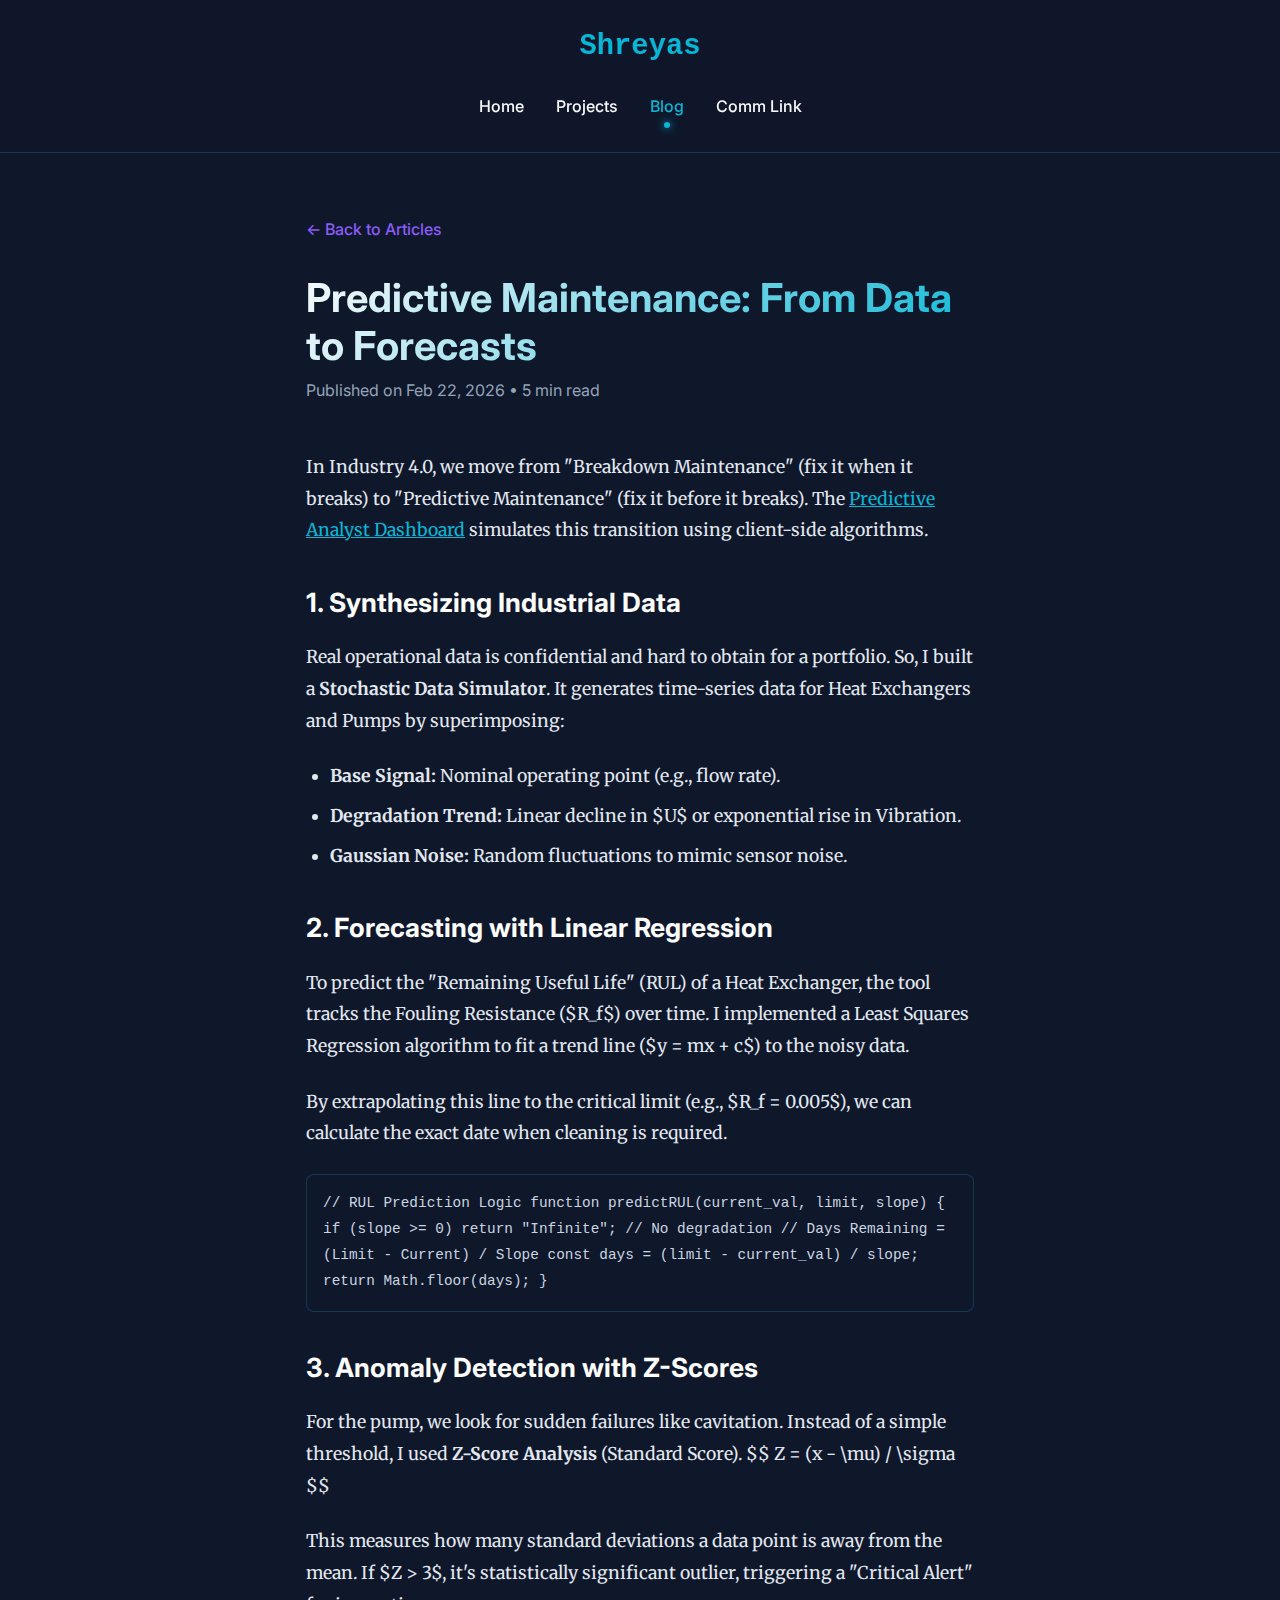
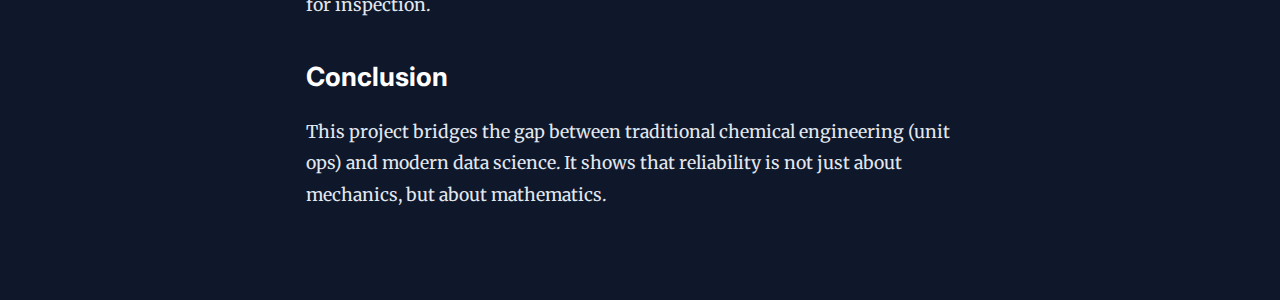
<file: blog/predictive-maintenance.html>
<!DOCTYPE html>
<html lang="en">

<head>
    <meta charset="UTF-8">
    <meta name="viewport" content="width=device-width, initial-scale=1.0">
    <title>Predictive Maintenance Algorithms | Shreyas Thakur</title>
    <link rel="preconnect" href="https://fonts.googleapis.com">
    <link rel="preconnect" href="https://fonts.gstatic.com" crossorigin>
    <link
        href="https://fonts.googleapis.com/css2?family=Inter:wght@400;500;600;700&family=Merriweather:ital,wght@0,300;0,400;0,700;1,400&display=swap"
        rel="stylesheet">
    <link rel="stylesheet" href="../style.css">

    <style>
        .article-container {
            max-width: 700px;
            margin: 0 auto;
            padding: 4rem 1rem;
        }

        .article-content {
            font-family: 'Merriweather', serif;
            line-height: 1.8;
            color: #e2e8f0;
            font-size: 1.1rem;
        }

        .article-content h2 {
            font-family: 'Inter', sans-serif;
            margin-top: 2rem;
            margin-bottom: 1rem;
            color: #fff;
        }

        .article-content p {
            margin-bottom: 1.5rem;
        }

        .article-content ul {
            margin-bottom: 1.5rem;
            padding-left: 1.5rem;
        }

        .article-content li {
            margin-bottom: 0.5rem;
        }

        .code-block {
            background: #0f172a;
            padding: 1rem;
            border-radius: 8px;
            border: 1px solid var(--glass-border);
            font-family: 'JetBrains Mono', monospace;
            font-size: 0.9rem;
            overflow-x: auto;
            margin-bottom: 1.5rem;
            color: #cbd5e1;
        }

        .back-link {
            display: inline-block;
            margin-bottom: 2rem;
            color: var(--secondary-color);
            text-decoration: none;
            font-family: 'Inter', sans-serif;
            font-weight: 500;
        }
    </style>
</head>

<body>
    <nav>
        <a href="../index.html" class="logo">Shreyas</a>
        <div class="nav-links">
            <a href="../index.html">Home</a>
            <a href="../index.html#projects">Projects</a>
            <a href="index.html" class="active">Blog</a>
            <a href="../contact.html">Comm Link</a>
        </div>
    </nav>

    <main class="article-container">
        <a href="index.html" class="back-link">&larr; Back to Articles</a>

        <h1 style="font-size: 2.5rem; margin-bottom: 0.5rem;">Predictive Maintenance: From Data to Forecasts</h1>
        <div style="color:#94a3b8; font-family:'Inter'; margin-bottom:3rem;">Published on Feb 22, 2026 • 5 min read
        </div>

        <div class="article-content">
            <p>
                In Industry 4.0, we move from "Breakdown Maintenance" (fix it when it breaks) to "Predictive
                Maintenance" (fix it before it breaks).
                The <a href="../projects/maintenance/index.html" style="color:var(--primary-color)">Predictive Analyst
                    Dashboard</a> simulates this transition using client-side algorithms.
            </p>

            <h2>1. Synthesizing Industrial Data</h2>
            <p>
                Real operational data is confidential and hard to obtain for a portfolio.
                So, I built a <strong>Stochastic Data Simulator</strong>. It generates time-series data for Heat
                Exchangers and Pumps by superimposing:
            </p>
            <ul>
                <li><strong>Base Signal:</strong> Nominal operating point (e.g., flow rate).</li>
                <li><strong>Degradation Trend:</strong> Linear decline in $U$ or exponential rise in Vibration.</li>
                <li><strong>Gaussian Noise:</strong> Random fluctuations to mimic sensor noise.</li>
            </ul>

            <h2>2. Forecasting with Linear Regression</h2>
            <p>
                To predict the "Remaining Useful Life" (RUL) of a Heat Exchanger, the tool tracks the Fouling Resistance
                ($R_f$) over time.
                I implemented a Least Squares Regression algorithm to fit a trend line ($y = mx + c$) to the noisy data.
            </p>
            <p>
                By extrapolating this line to the critical limit (e.g., $R_f = 0.005$), we can calculate the exact date
                when cleaning is required.
            </p>

            <div class="code-block">
                // RUL Prediction Logic
                function predictRUL(current_val, limit, slope) {
                if (slope >= 0) return "Infinite"; // No degradation

                // Days Remaining = (Limit - Current) / Slope
                const days = (limit - current_val) / slope;
                return Math.floor(days);
                }
            </div>

            <h2>3. Anomaly Detection with Z-Scores</h2>
            <p>
                For the pump, we look for sudden failures like cavitation.
                Instead of a simple threshold, I used <strong>Z-Score Analysis</strong> (Standard Score).
                $$ Z = (x - \mu) / \sigma $$
            </p>
            <p>
                This measures how many standard deviations a data point is away from the mean.
                If $Z > 3$, it's statistically significant outlier, triggering a "Critical Alert" for inspection.
            </p>

            <h2>Conclusion</h2>
            <p>
                This project bridges the gap between traditional chemical engineering (unit ops) and modern data
                science.
                It shows that reliability is not just about mechanics, but about mathematics.
            </p>
        </div>
    </main>
</body>

</html>
</file>
<file: style.css>
:root {
  --bg-color: #0f172a;
  --text-color: #f8fafc;
  --primary-color: #06b6d4;
  /* Cyan - typical chemical liquid color */
  --secondary-color: #8b5cf6;
  /* Violet - reaction color */
  --accent-color: #10b981;
  /* Emerald - successful reaction */
  --glass-bg: rgba(15, 23, 42, 0.6);
  --glass-border: rgba(56, 189, 248, 0.2);
  --card-bg: rgba(30, 41, 59, 0.4);
}

* {
  margin: 0;
  padding: 0;
  box-sizing: border-box;
}

body {
  font-family: 'Inter', sans-serif;
  background-color: var(--bg-color);
  color: var(--text-color);
  line-height: 1.6;
  overflow-x: hidden;
}

#bg-canvas {
  position: fixed;
  top: 0;
  left: 0;
  z-index: -1;
  pointer-events: none;
}


@keyframes moveBackground {
  0% {
    transform: scale(1);
  }

  100% {
    transform: scale(1.1);
  }
}

nav {
  display: flex;
  flex-direction: column;
  justify-content: center;
  align-items: center;
  padding: 1.5rem 5%;
  background: rgba(15, 23, 42, 0.8);
  backdrop-filter: blur(10px);
  position: sticky;
  top: 0;
  z-index: 100;
  border-bottom: 1px solid var(--glass-border);
}

.logo {
  font-size: 1.8rem;
  font-weight: 700;
  color: var(--primary-color);
  text-decoration: none;
  font-family: 'Courier New', Courier, monospace;
  margin-bottom: 1rem;
}

.nav-links {
  display: flex;
  gap: 2rem;
}

.nav-links a {
  color: var(--text-color);
  text-decoration: none;
  font-weight: 500;
  transition: color 0.3s;
  position: relative;
  padding: 0.5rem 0;
}

.nav-links a::after {
  content: '';
  position: absolute;
  width: 6px;
  height: 6px;
  bottom: 0;
  left: 50%;
  transform: translateX(-50%) scale(0);
  background-color: var(--primary-color);
  border-radius: 50%;
  transition: transform 0.3s cubic-bezier(0.68, -0.55, 0.265, 1.55);
  box-shadow: 0 0 8px var(--primary-color);
}

.nav-links a:hover {
  color: var(--primary-color);
}

.nav-links a:hover::after,
.nav-links a.active::after {
  transform: translateX(-50%) scale(1);
}

.nav-links a.active {
  color: var(--primary-color);
}

main {
  padding: 0 5%;
  gap: 2rem;
}

/* --- Restored Common Styles --- */

h1 {
  font-size: 3rem;
  line-height: 1.2;
  margin-bottom: 1.5rem;
  background: linear-gradient(135deg, var(--text-color), var(--primary-color));
  -webkit-background-clip: text;
  background-clip: text;
  -webkit-text-fill-color: transparent;
}

.cta-button {
  display: inline-block;
  padding: 1rem 2rem;
  background: transparent;
  color: var(--primary-color);
  text-decoration: none;
  font-weight: 600;
  transition: all 0.3s;
  border: 1px solid var(--primary-color);
  border-radius: 4px;
  text-transform: uppercase;
  letter-spacing: 2px;
  position: relative;
  overflow: hidden;
  z-index: 1;
}

.cta-button::before {
  content: '';
  position: absolute;
  top: 0;
  left: 0;
  width: 0;
  height: 100%;
  background: var(--primary-color);
  transition: width 0.3s ease;
  z-index: -1;
}

.cta-button:hover {
  color: #000;
  box-shadow: 0 0 20px rgba(6, 182, 212, 0.4);
}

.cta-button:hover::before {
  width: 100%;
}

/* Glassmorphism Cards */
.card {
  background: var(--card-bg);
  backdrop-filter: blur(12px);
  border: 1px solid var(--glass-border);
  border-radius: 16px;
  padding: 2rem;
  margin: 2rem 0;
  transition: transform 0.3s;
  box-shadow: 0 4px 6px -1px rgba(0, 0, 0, 0.1), 0 2px 4px -1px rgba(0, 0, 0, 0.06);
}

.card:hover {
  transform: translateY(-5px);
  border-color: var(--primary-color);
  box-shadow: 0 0 20px rgba(6, 182, 212, 0.2);
}

/* Contact Form Styles */
.contact-container {
  width: 100%;
  max-width: 600px;
  margin: 0 auto;
  position: relative;
  padding: 2rem;
  background: rgba(15, 23, 42, 0.4);
  border: 1px solid var(--glass-border);
  border-radius: 16px;
  box-shadow: 0 0 40px rgba(0, 0, 0, 0.2);
}

.contact-container::before {
  content: '';
  position: absolute;
  top: -20px;
  left: 20%;
  width: 60%;
  height: 20px;
  background: repeating-linear-gradient(45deg, #334155, #334155 10px, #1e293b 10px, #1e293b 20px);
  border-radius: 10px 10px 0 0;
  opacity: 0.5;
}

.form-group {
  margin-bottom: 2rem;
  position: relative;
}

label {
  display: block;
  margin-bottom: 0.5rem;
  color: var(--primary-color);
  font-family: monospace;
  font-size: 0.9rem;
  letter-spacing: 1px;
}

input,
textarea {
  width: 100%;
  padding: 1rem 1.5rem;
  background: rgba(30, 41, 59, 0.6);
  border: 1px solid #475569;
  border-bottom: 3px solid #475569;
  border-radius: 4px;
  color: #fff;
  font-family: inherit;
  font-size: 1rem;
  transition: all 0.3s ease;
}

input:focus,
textarea:focus {
  outline: none;
  border-color: var(--primary-color);
  background: rgba(6, 182, 212, 0.05);
  box-shadow: 0 0 15px rgba(6, 182, 212, 0.2);
}

::placeholder {
  color: #64748b;
  font-style: italic;
}

@keyframes fadeIn {
  from {
    opacity: 0;
    transform: translateY(20px);
  }

  to {
    opacity: 1;
    transform: translateY(0);
  }
}

/* Section Styles */
.section {
  padding: 4rem 0;
  border-top: 1px solid var(--glass-border);
  display: none;
  animation: fadeIn 0.5s ease-out;
}

.hero {
  /* Default visibility updated by JS usually, but keep this for now */
}

.active-section {
  animation: fadeIn 0.5s ease-out;
}

.section-title {
  font-size: 2rem;
  text-align: center;
  margin-bottom: 3rem;
  color: var(--primary-color);
  position: relative;
  display: inline-block;
  left: 50%;
  transform: translateX(-50%);
  background: none;
  -webkit-text-fill-color: var(--primary-color);
}

.section-title::after {
  content: '';
  display: block;
  width: 60px;
  height: 4px;
  background: var(--secondary-color);
  margin: 0.5rem auto 0;
  border-radius: 2px;
}

/* --- New Professional Hero Styles --- */
.hero {
  width: 100%;
  display: flex;
  flex-direction: column;
  align-items: center;
  gap: 3rem;
  animation: fadeIn 1s ease-out;
  padding: 4rem 0;
}

.hero-container {
  display: flex;
  flex-direction: row;
  align-items: flex-start;
  justify-content: center;
  gap: 4rem;
  max-width: 1100px;
  width: 100%;
}

.hero-image {
  flex: 0 0 300px;
  position: relative;
}

.hero-image img {
  width: 300px;
  height: 300px;
  object-fit: cover;
  border-radius: 20px;
  /* Squircle/Rounded */
  border: 3px solid var(--primary-color);
  box-shadow: 0 0 30px rgba(6, 182, 212, 0.2);
  transition: transform 0.3s ease;
}

.hero-image img:hover {
  transform: scale(1.02);
}

.hero-text {
  flex: 1;
  text-align: left;
}

.hero-text h1 {
  text-align: left;
  margin-bottom: 0.5rem;
}

.professional-title {
  font-size: 1.5rem;
  color: var(--secondary-color);
  margin-bottom: 1.5rem;
  font-weight: 500;
  font-family: monospace;
}

.career-aim {
  background: rgba(15, 23, 42, 0.6);
  border-left: 4px solid var(--primary-color);
  padding: 1.5rem;
  margin-bottom: 2rem;
  border-radius: 0 8px 8px 0;
  backdrop-filter: blur(5px);
}

.career-aim h3 {
  font-size: 1.1rem;
  color: var(--primary-color);
  margin-bottom: 0.5rem;
  text-transform: uppercase;
  letter-spacing: 1px;
}

.career-aim p {
  color: #cbd5e1;
  font-size: 1rem;
  line-height: 1.7;
}

.contact-info {
  margin-top: 1.5rem;
}

.email-line {
  margin-bottom: 1rem;
  font-size: 1.1rem;
}

.email-line a {
  color: var(--primary-color);
  text-decoration: none;
}

.cta-group {
  display: flex;
  gap: 1rem;
}

/* --- Education Section & Table --- */
.education-section {
  width: 100%;
  max-width: 1000px;
  margin-top: 2rem;
}

.section-heading {
  text-align: left;
  font-size: 1.5rem;
  color: var(--text-color);
  margin-bottom: 1.5rem;
  border-bottom: 1px solid var(--glass-border);
  padding-bottom: 0.5rem;
}

.education-table-wrapper {
  background: rgba(30, 41, 59, 0.4);
  border-radius: 12px;
  border: 1px solid var(--glass-border);
  overflow: hidden;
  backdrop-filter: blur(10px);
}

.education-table {
  width: 100%;
  border-collapse: collapse;
}

.education-table th,
.education-table td {
  padding: 1.25rem 1.5rem;
  text-align: left;
  border-bottom: 1px solid var(--glass-border);
}

.education-table th {
  background: rgba(15, 23, 42, 0.8);
  color: var(--primary-color);
  text-transform: uppercase;
  font-size: 0.85rem;
  letter-spacing: 1px;
  font-weight: 600;
}

.education-table tr:last-child td {
  border-bottom: none;
}

.education-table tr:hover {
  background: rgba(255, 255, 255, 0.02);
}

.education-table .degree {
  font-weight: 600;
  color: var(--text-color);
  font-size: 1.05rem;
}

.education-table .score {
  font-family: monospace;
  color: var(--secondary-color);
  font-weight: bold;
  font-size: 1.1rem;
}

/* Responsive Table */
@media (max-width: 768px) {
  .hero-container {
    flex-direction: column;
    align-items: center;
    text-align: center;
    gap: 2rem;
  }

  .hero-text {
    text-align: center;
  }

  .hero-text h1 {
    text-align: center;
  }

  .cta-group {
    justify-content: center;
  }

  .education-table thead {
    display: none;
  }

  .education-table,
  .education-table tbody,
  .education-table tr,
  .education-table td {
    display: block;
    width: 100%;
  }

  .education-table tr {
    margin-bottom: 1rem;
    border: 1px solid var(--glass-border);
    border-radius: 8px;
    background: rgba(30, 41, 59, 0.4);
  }

  .education-table td {
    text-align: center;
    padding: 1rem;
  }
}

.certificate-card {
  text-align: left;
  /* Changed to left for technical doc feel */
  transition: all 0.3s ease;
  border-top: 4px solid var(--secondary-color);
  background: rgba(30, 41, 59, 0.4);
  position: relative;
  overflow: hidden;
}

.certificate-card::before {
  content: 'CERTIFIED';
  position: absolute;
  right: -20px;
  top: 15px;
  background: var(--secondary-color);
  color: #fff;
  font-size: 0.6rem;
  padding: 2px 20px;
  transform: rotate(45deg);
  opacity: 0.8;
}

.cert-icon {
  font-size: 2.5rem;
  margin-bottom: 1rem;
  opacity: 0.8;
}

.certificate-card h3 {
  font-size: 1.2rem;
  margin-bottom: 0.5rem;
  color: var(--text-color);
  font-family: monospace;
}

.certificate-card .issuer {
  color: var(--primary-color);
  font-size: 0.9rem;
  margin-bottom: 0.5rem;
  text-transform: uppercase;
  letter-spacing: 1px;
}

.certificate-card .cert-date {
  font-size: 0.8rem;
  color: #94a3b8;
  display: block;
  margin-top: 1rem;
  border-top: 1px dashed var(--glass-border);
  padding-top: 0.5rem;
}

.view-cert {
  display: inline-block;
  margin-top: 0.5rem;
  font-size: 0.8rem;
  color: var(--primary-color);
  text-decoration: none;
  border: 1px solid var(--primary-color);
  padding: 0.25rem 0.75rem;
  border-radius: 4px;
  transition: all 0.3s;
}

.view-cert:hover {
  background: var(--primary-color);
  color: #0f172a;
}

/* Responsive Adjustments */
@media (max-width: 600px) {
  .education-card {
    flex-direction: column;
    text-align: center;
  }
}

/* Resume Section specific */
.resume-container {
  max-width: 800px;
  margin: 0 auto;
  text-align: left;
}

.resume-block {
  margin-bottom: 2rem;
}

.resume-block h3 {
  color: var(--primary-color);
  border-bottom: 1px solid var(--glass-border);
  padding-bottom: 0.5rem;
  margin-bottom: 1rem;
  text-align: center;
  text-transform: uppercase;
  letter-spacing: 1px;
}

.resume-item {
  margin-bottom: 1.5rem;
}

.resume-item h4 {
  color: var(--text-color);
  font-size: 1.1rem;
}

.resume-item .company {
  color: #94a3b8;
  font-family: monospace;
  font-size: 0.9rem;
  margin-bottom: 0.5rem;
}

.resume-list {
  padding-left: 1.5rem;
  list-style-type: square;
  color: #cbd5e1;
}

.resume-list li {
  margin-bottom: 0.5rem;
}

.resume-divider {
  border: 0;
  height: 1px;
  background: var(--glass-border);
  margin: 2rem 0;
}

.skills-text {
  text-align: center;
  color: var(--accent-color);
  font-weight: bold;
}

/* PDF Container */
.pdf-container {
  margin-top: 1rem;
  border: 1px solid var(--glass-border);
  border-radius: 8px;
  overflow: hidden;
  background: #fff;
}

.certificate-card {
  min-width: 300px;
}

/* Project Cards */
.project-grid {
  display: grid;
  grid-template-columns: repeat(auto-fit, minmax(300px, 1fr));
  gap: 2rem;
  max-width: 1000px;
  margin: 0 auto;
}

.project-card h3 {
  color: var(--primary-color);
  margin-bottom: 1rem;
  font-size: 1.4rem;
}

.project-card p {
  color: #cbd5e1;
  margin-bottom: 1.5rem;
  line-height: 1.6;
}

.tech-stack {
  display: flex;
  gap: 0.5rem;
  margin-bottom: 1.5rem;
  flex-wrap: wrap;
}

.tech-stack span {
  background: rgba(6, 182, 212, 0.1);
  color: var(--primary-color);
  padding: 0.25rem 0.75rem;
  border-radius: 20px;
  font-size: 0.8rem;
  border: 1px solid rgba(6, 182, 212, 0.3);
}

.cta-button.small {
  padding: 0.5rem 1rem;
  font-size: 0.9rem;
}
</file>
<file: projects/dphx/style.css>
/* Project Specific Styles */

.project-container {
    padding: 2rem 5%;
    max-width: 1400px;
    margin: 0 auto;
}

.project-header {
    text-align: center;
    margin-bottom: 2rem;
}

.project-header h1 {
    font-size: 2.5rem;
    color: var(--primary-color);
}

.calc-grid {
    display: grid;
    grid-template-columns: 350px 1fr;
    gap: 2rem;
    align-items: start;
}

@media (max-width: 900px) {
    .calc-grid {
        grid-template-columns: 1fr;
    }
}

/* Input Panel */
.input-panel {
    padding: 1.5rem;
    display: flex;
    flex-direction: column;
    gap: 1.5rem;
}

.input-group h3 {
    font-size: 1.1rem;
    border-bottom: 1px solid var(--glass-border);
    padding-bottom: 0.5rem;
    margin-bottom: 1rem;
    color: var(--secondary-color);
    display: flex;
    align-items: center;
    gap: 0.5rem;
}

.input-group label {
    font-size: 0.85rem;
    margin-bottom: 0.8rem;
    display: flex;
    justify-content: space-between;
    align-items: center;
}

.input-group input,
.input-group select {
    width: 120px;
    padding: 0.4rem;
    font-size: 0.9rem;
}

.full-width input,
.full-width select {
    width: 100%;
}

.row {
    display: flex;
    gap: 1rem;
    margin-bottom: 0.5rem;
}

/* Results Panel */
.output-panel {
    display: flex;
    flex-direction: column;
    gap: 2rem;
}

.result-card {
    border-top: 4px solid var(--accent-color);
}

.hidden {
    display: none;
}

.result-grid {
    display: grid;
    grid-template-columns: repeat(auto-fit, minmax(150px, 1fr));
    gap: 1.5rem;
    margin-top: 1rem;
}

.result-item {
    background: rgba(15, 23, 42, 0.6);
    padding: 1rem;
    border-radius: 8px;
    display: flex;
    flex-direction: column;
}

.result-item span {
    font-size: 0.8rem;
    color: #94a3b8;
    margin-bottom: 0.25rem;
}

.result-item strong {
    font-size: 1.2rem;
    color: var(--text-color);
    font-family: monospace;
}

.status-badges {
    margin-top: 1.5rem;
    display: flex;
    gap: 1rem;
}

.badge {
    padding: 0.5rem 1rem;
    border-radius: 20px;
    font-size: 0.9rem;
    font-weight: 600;
}

.badge.success {
    background: rgba(16, 185, 129, 0.2);
    color: #10b981;
    border: 1px solid #10b981;
}

.badge.error {
    background: rgba(239, 68, 68, 0.2);
    color: #ef4444;
    border: 1px solid #ef4444;
}

.badge.warning {
    background: rgba(245, 158, 11, 0.2);
    color: #f59e0b;
    border: 1px solid #f59e0b;
}

/* Logs */
.log-console {
    background: #0f172a;
    border: 1px solid #334155;
    border-radius: 8px;
    padding: 1rem;
    height: 300px;
    overflow-y: auto;
    font-family: 'JetBrains Mono', monospace;
    font-size: 0.85rem;
    color: #cbd5e1;
}

.log-console p {
    margin-bottom: 0.25rem;
}

.log-console .error {
    color: #ef4444;
}

.log-console .placeholder {
    color: #475569;
    font-style: italic;
}

/* Phase 2: Perfect Tool Styles */
.highlight-box {
    background: rgba(16, 185, 129, 0.1);
    border: 1px solid rgba(16, 185, 129, 0.3);
    border-radius: 8px;
    padding: 1.5rem;
    display: flex;
    justify-content: center;
    align-items: center;
    gap: 1rem;
    margin-bottom: 2rem;
}

.rec-pipe {
    display: flex;
    flex-direction: column;
    align-items: center;
}

.rec-pipe span {
    font-size: 0.8rem;
    color: #94a3b8;
    text-transform: uppercase;
    letter-spacing: 1px;
}

.rec-pipe strong {
    font-size: 1.4rem;
    color: #10b981;
}

.rec-x {
    color: #64748b;
    font-weight: bold;
}

.tech-table {
    width: 100%;
    border-collapse: collapse;
    margin-top: 1rem;
    font-size: 0.9rem;
}

.tech-table th,
.tech-table td {
    padding: 0.75rem;
    text-align: left;
    border-bottom: 1px solid #334155;
}

.tech-table th {
    color: #94a3b8;
    font-weight: 500;
}

.tech-table td:nth-child(1) {
    color: #cbd5e1;
}

.tech-table td:nth-child(2),
.tech-table td:nth-child(3) {
    font-family: 'JetBrains Mono', monospace;
    color: var(--primary-color);
}
</file>
